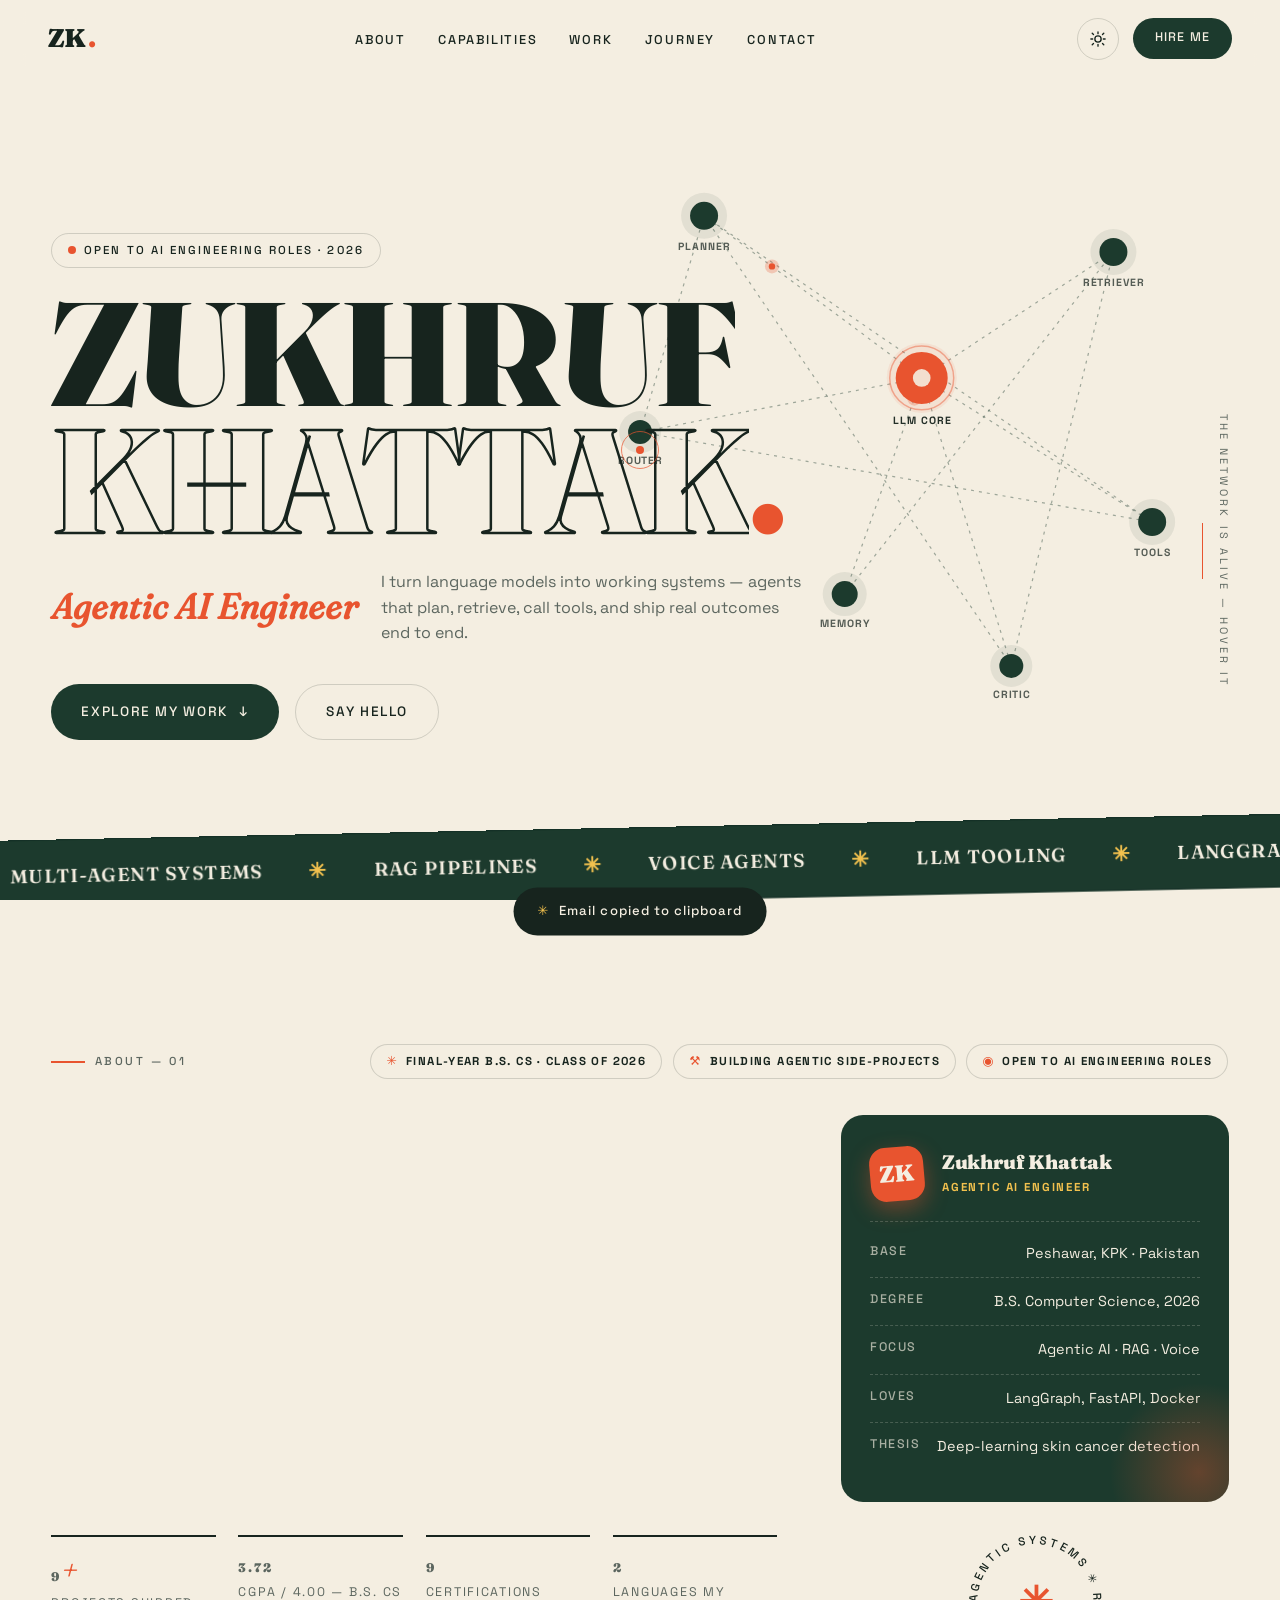
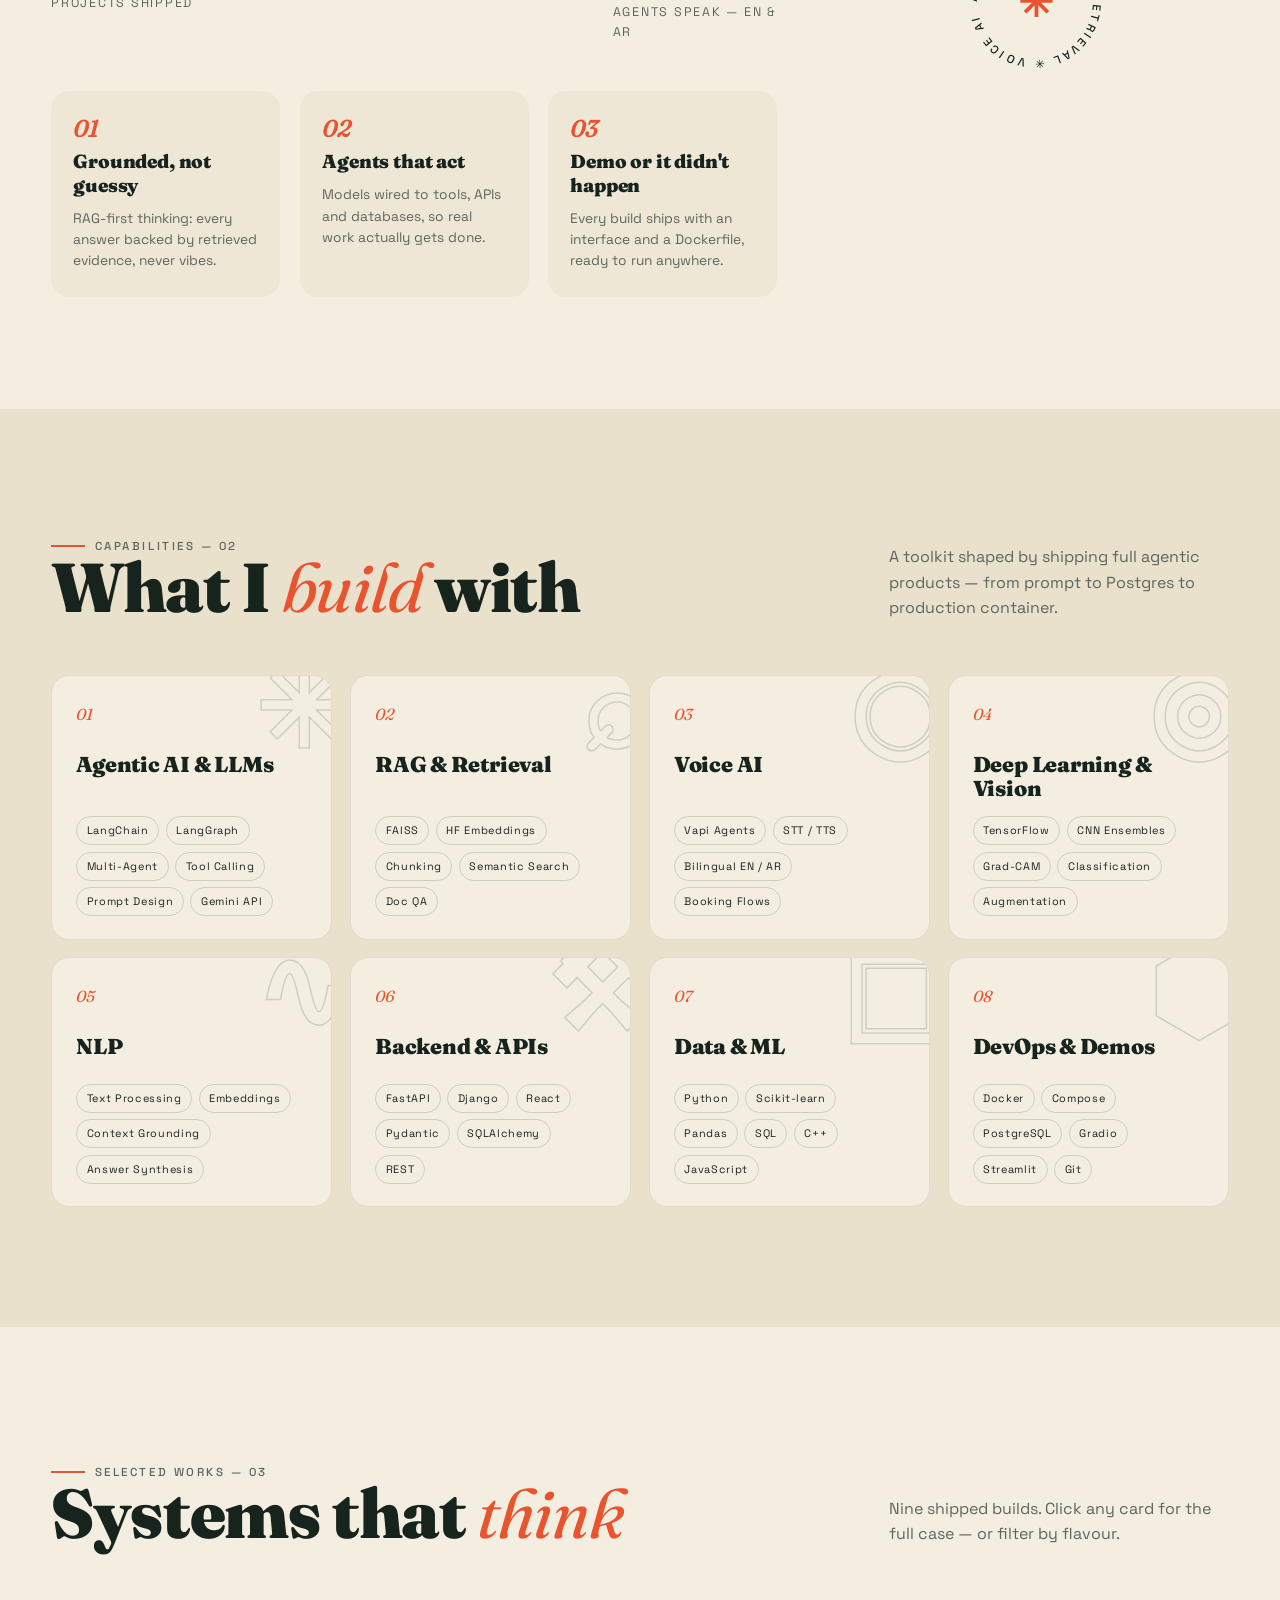
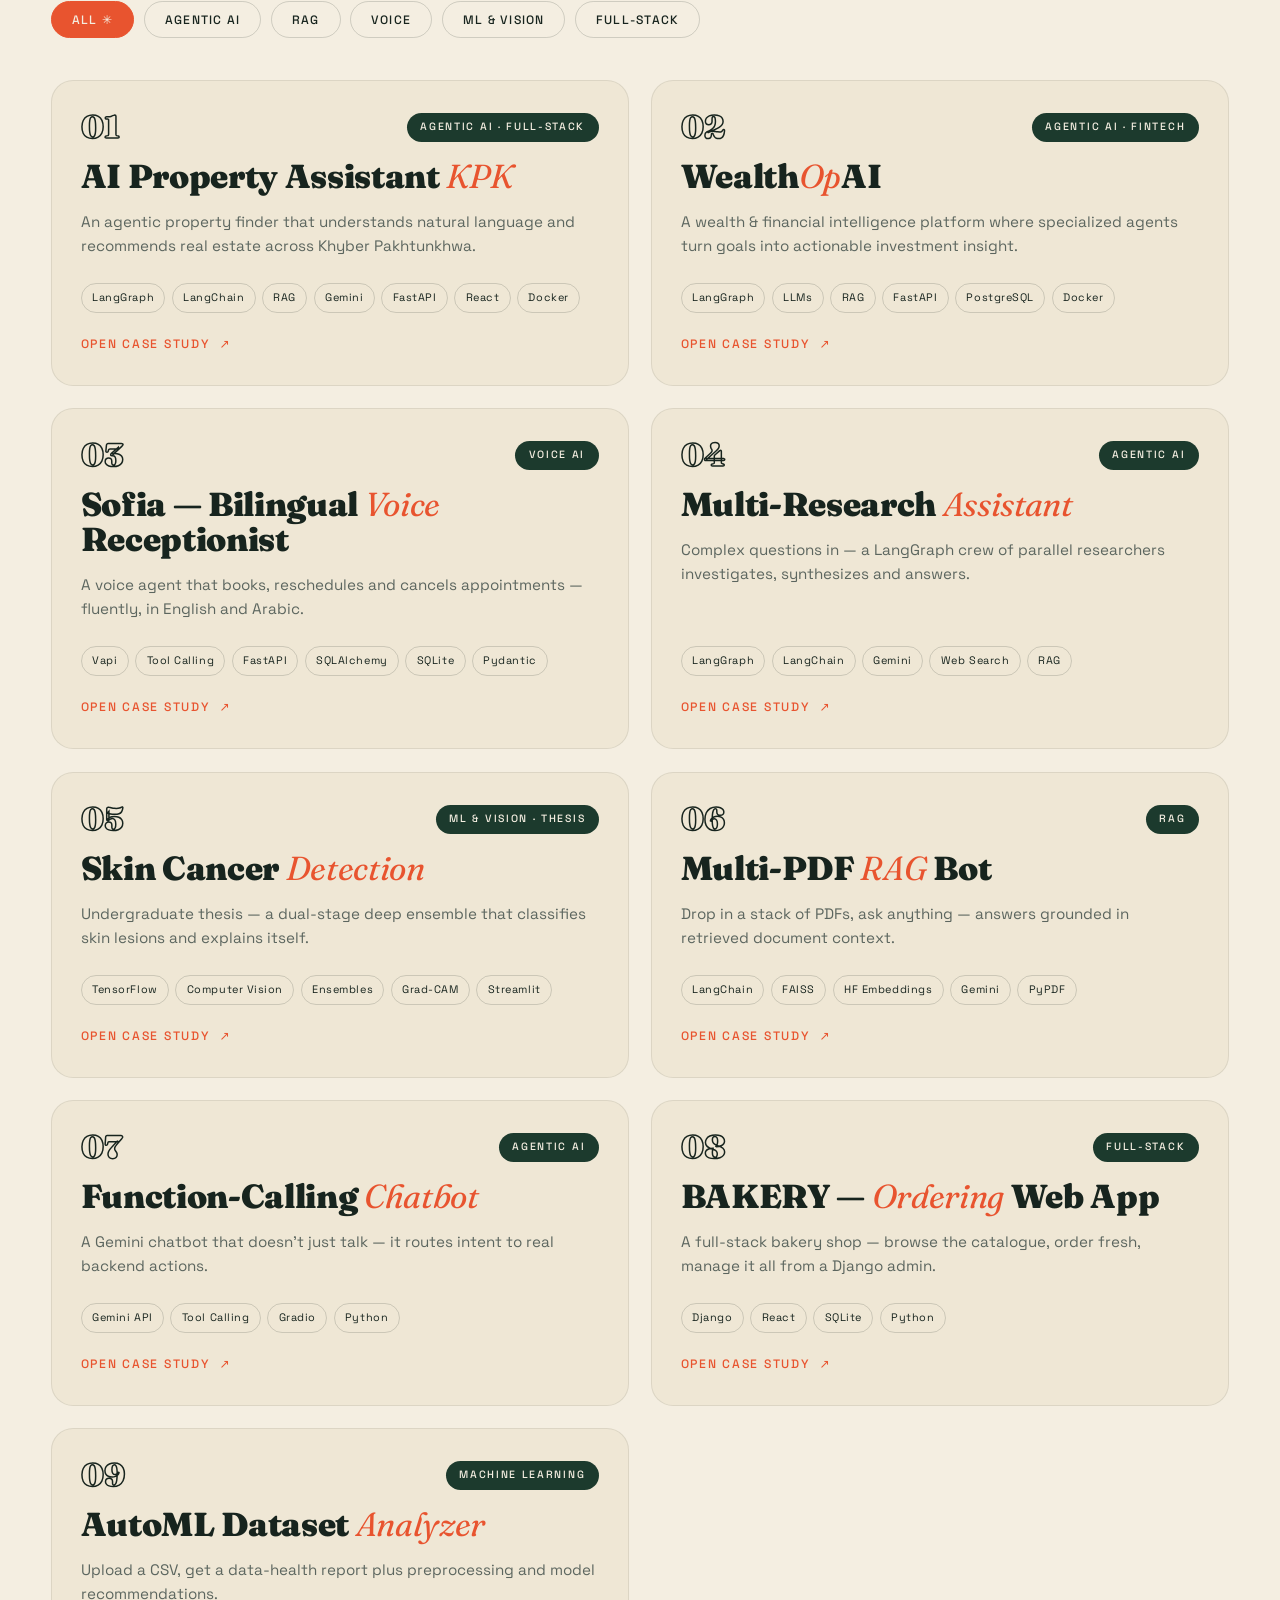
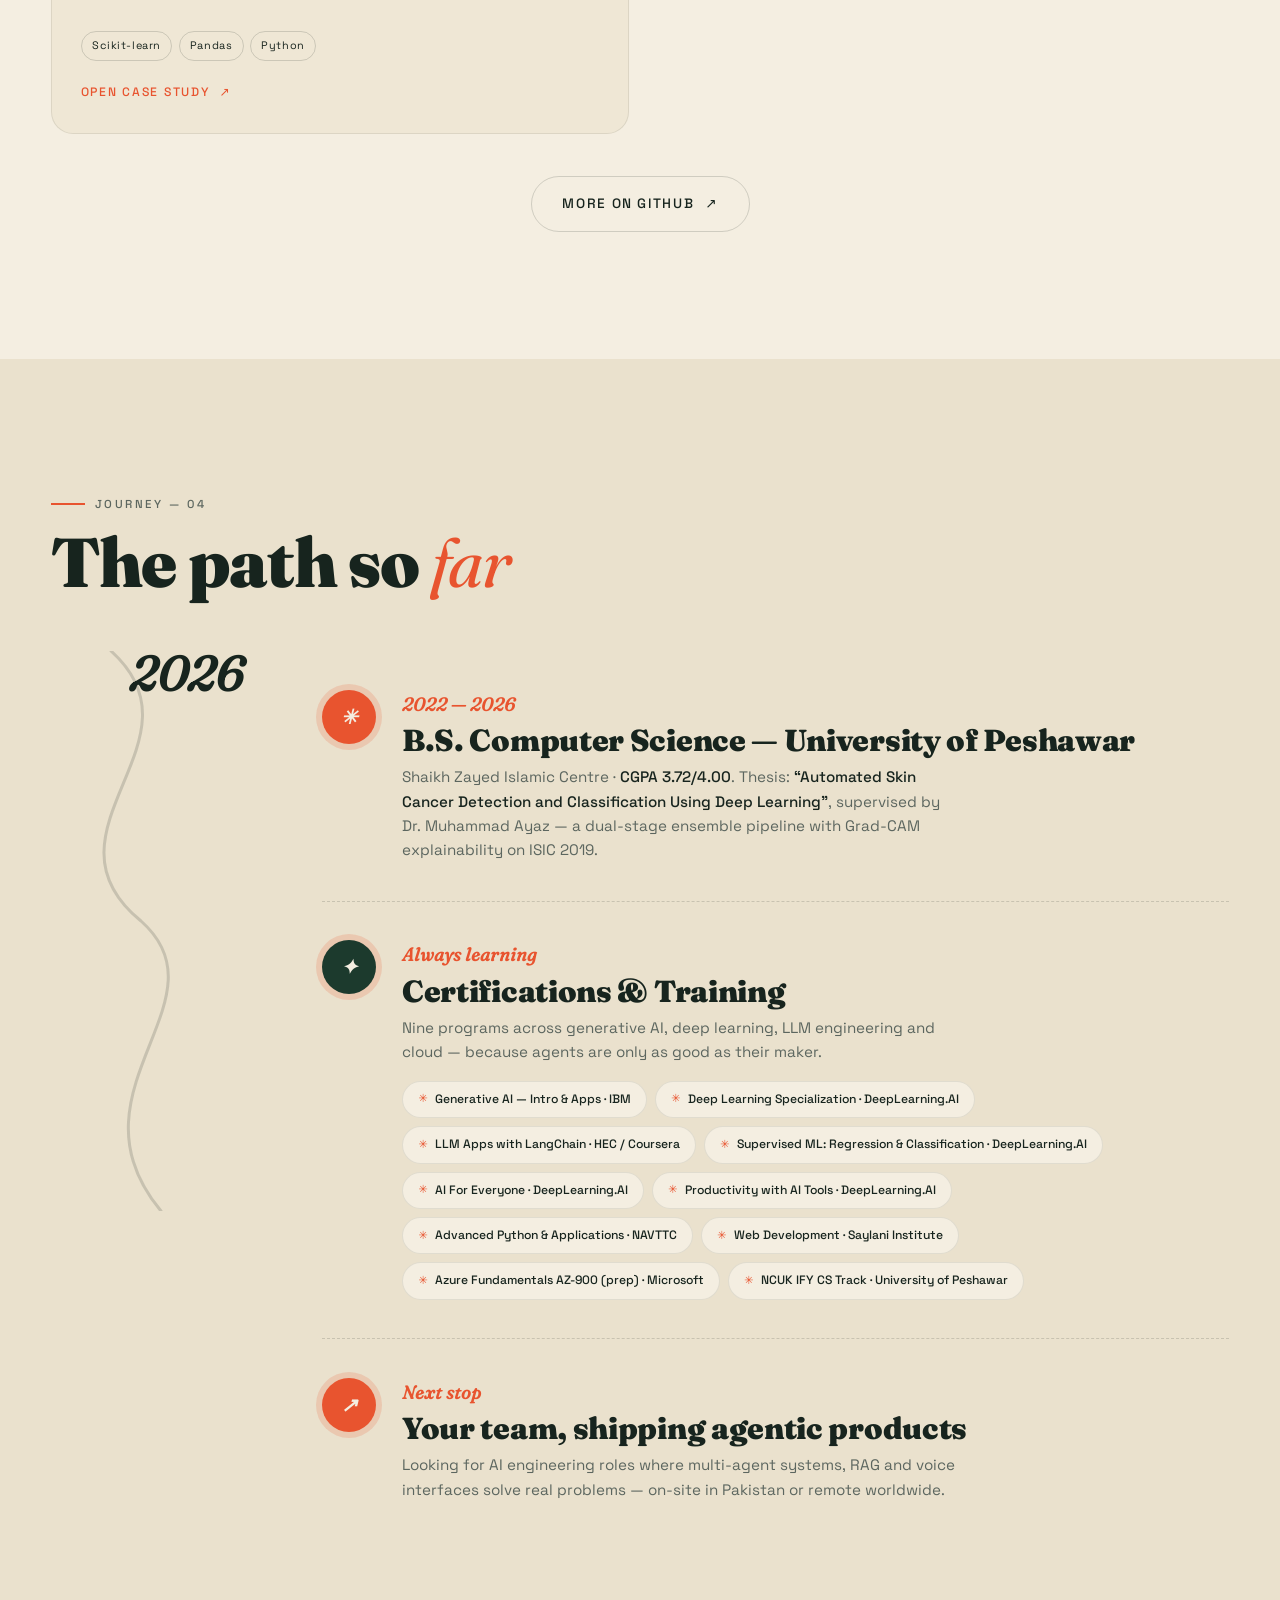
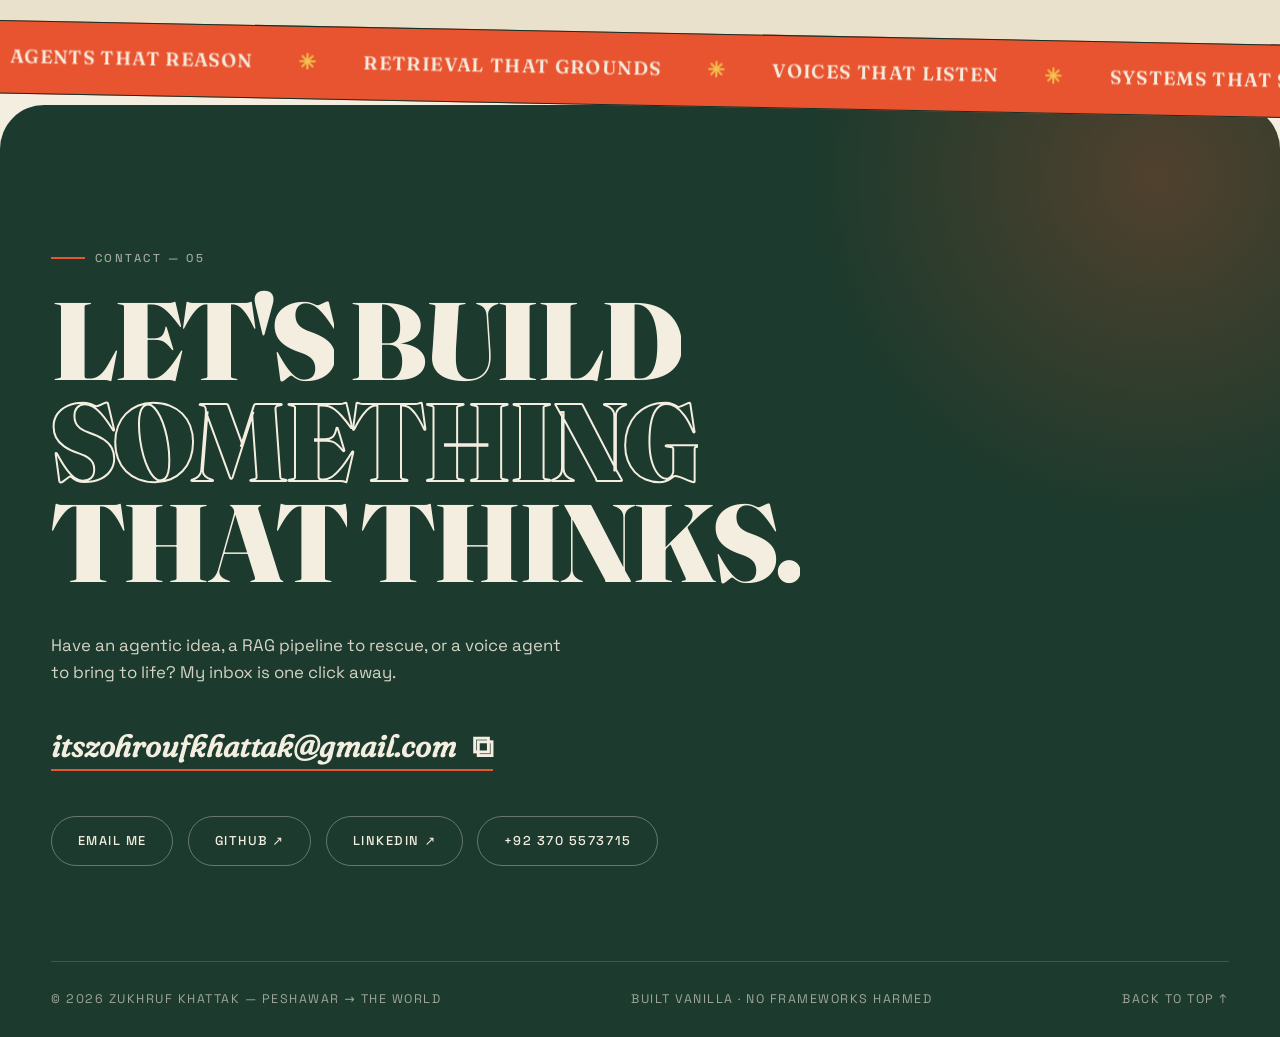
<file: index.html>
<!DOCTYPE html>
<html lang="en">
<head>
<meta charset="UTF-8">
<meta name="viewport" content="width=device-width, initial-scale=1.0">
<title>Zukhruf Khattak — Agentic AI Engineer</title>
<meta name="description" content="Portfolio of Zukhruf Khattak — Agentic AI Engineer building multi-agent systems, RAG pipelines and voice agents.">
<link rel="icon" href="data:image/svg+xml,%3Csvg xmlns='http://www.w3.org/2000/svg' viewBox='0 0 64 64'%3E%3Crect width='64' height='64' rx='14' fill='%23E8542F'/%3E%3Ctext x='32' y='45' font-family='Georgia,serif' font-weight='bold' font-size='36' fill='%23F4EEE1' text-anchor='middle'%3EZ%3C/text%3E%3C/svg%3E">
<link rel="stylesheet" href="css/style.css">

</head>
<body>

<!-- PRELOADER -->
<div class="loader" id="loader" aria-hidden="true">
  <div class="l-num"><span id="loadNum">0</span><i>%</i></div>
  <div class="l-bar"><i id="loadBar"></i></div>
  <div class="l-tag">Zukhruf Khattak — Portfolio 2026</div>
</div>

<!-- CURSOR -->
<div class="cursor-dot" id="cDot"></div>
<div class="cursor-ring" id="cRing"></div>

<!-- SCROLL PROGRESS -->
<div class="progress" id="progress"></div>

<!-- PAGE WIPE -->
<div class="wipe" id="wipe" aria-hidden="true">
  <div class="w-col c1"></div>
  <div class="w-col c2"></div>
  <div class="w-col c3"><span class="w-word" id="wipeWord">Work</span></div>
</div>

<!-- NAV -->
<header class="nav" id="nav">
  <a href="#top" class="logo" data-wipe-link data-word="Home">ZK<b>.</b></a>
  <nav>
    <ul class="nav-links">
      <li><a href="#about" data-wipe-link data-word="About">About</a></li>
      <li><a href="#capabilities" data-wipe-link data-word="Skills">Capabilities</a></li>
      <li><a href="#work" data-wipe-link data-word="Work">Work</a></li>
      <li><a href="#journey" data-wipe-link data-word="Path">Journey</a></li>
      <li><a href="#contact" data-wipe-link data-word="Hello">Contact</a></li>
    </ul>
  </nav>
  <div class="nav-cta">
    <button class="theme-btn" id="themeBtn" data-mag aria-label="Toggle day / dusk theme">
      <svg class="sun" viewBox="0 0 24 24"><circle cx="12" cy="12" r="4.2"/><path d="M12 2.5v2.4M12 19.1v2.4M4.3 4.3l1.7 1.7M18 18l1.7 1.7M2.5 12h2.4M19.1 12h2.4M4.3 19.7L6 18M18 6l1.7-1.7"/></svg>
      <svg class="moon" viewBox="0 0 24 24"><path d="M20.4 14.2A8.4 8.4 0 1 1 9.8 3.6a6.8 6.8 0 0 0 10.6 10.6Z"/></svg>
    </button>
    <a class="hire" href="#contact" data-wipe-link data-word="Hello" data-mag>Hire me</a>
    <button class="burger" id="burger" aria-label="Open menu"><span></span><span></span><span></span></button>
  </div>
</header>

<!-- MOBILE MENU -->
<nav class="menu" id="menu" aria-hidden="true">
  <a href="#about" data-wipe-link data-word="About"><i>01</i>Ab<em>out</em></a>
  <a href="#capabilities" data-wipe-link data-word="Skills"><i>02</i>Capab<em>ilities</em></a>
  <a href="#work" data-wipe-link data-word="Work"><i>03</i>W<em>ork</em></a>
  <a href="#journey" data-wipe-link data-word="Path"><i>04</i>Jour<em>ney</em></a>
  <a href="#contact" data-wipe-link data-word="Hello"><i>05</i>Cont<em>act</em></a>
  <div class="menu-foot"><span>Peshawar, PK</span><span>itszohroufkhattak@gmail.com</span></div>
</nav>

<main id="top">

  <!-- HERO -->
  <section class="hero">
    <div class="net-wrap">
      <canvas id="net" aria-hidden="true"></canvas>
      <div class="net-tip" id="netTip"><b></b><span></span></div>
    </div>
    <div class="hero-hint">the network is alive — hover it</div>
    <div class="wrap hero-inner">
      <div class="hero-eyebrow">
        <span class="dot-live"><i></i>Open to AI Engineering roles · 2026</span>
      </div>
      <h1 id="heroName">
        <span class="ln">Zukhruf</span><br>
        <span class="ln outline">Khattak</span><span class="t-dot">.</span>
      </h1>
      <div class="hero-role">
        <span class="role rv" style="--d:.55s">Agentic AI Engineer</span>
        <p class="blurb rv" style="--d:.7s">I turn language models into working systems — agents that plan, retrieve, call tools, and ship real outcomes end to end.</p>
      </div>
      <div class="hero-btns">
        <a class="btn solid rv" style="--d:.85s" href="#work" data-wipe-link data-word="Work" data-mag>Explore my work <span class="arr">↓</span></a>
        <a class="btn ghost rv" style="--d:1s" href="#contact" data-wipe-link data-word="Hello" data-mag>Say hello</a>
      </div>
    </div>
    <div class="marquee" aria-hidden="true">
      <div class="mq-track" id="mq1"></div>
    </div>
  </section>

  <!-- ABOUT -->
  <section class="about" id="about">
    <div class="wrap">
      <div class="about-top rv">
        <p class="eyebrow">About — 01</p>
        <div class="status-strip">
          <span class="status-pill"><i>✳</i> Final-year B.S. CS · Class of 2026</span>
          <span class="status-pill"><i>⚒</i> Building agentic side-projects</span>
          <span class="status-pill"><i>◉</i> Open to AI engineering roles</span>
        </div>
      </div>
      <div class="about-grid" style="margin-top:2.2rem">
        <div>
          <p class="about-lede rv rv-clip">
            I'm Zukhruf — an AI engineer from <mark>Peshawar</mark> who builds <em>agentic systems</em> that don't just chat:
            they <mark>reason over tools</mark>, ground themselves in <em>retrieval</em>, speak two languages,
            and run in <em>Docker</em> by the time you're done reading this.
          </p>
          <div class="stats">
            <div class="stat rv" style="--d:.1s"><b><span data-count="9">0</span><i>+</i></b><span>Projects shipped</span></div>
            <div class="stat rv" style="--d:.2s"><b><span data-count="3.72" data-dec="2">0</span></b><span>CGPA / 4.00 — B.S. CS</span></div>
            <div class="stat rv" style="--d:.3s"><b><span data-count="9">0</span></b><span>Certifications</span></div>
            <div class="stat rv" style="--d:.4s"><b><span data-count="2">0</span></b><span>Languages my agents speak — EN & AR</span></div>
          </div>
          <div class="pr-grid">
            <div class="pr-card rv" style="--d:.15s">
              <span class="pr-num">01</span>
              <h3 class="pr-title">Grounded, not guessy</h3>
              <p class="pr-desc">RAG-first thinking: every answer backed by retrieved evidence, never vibes.</p>
            </div>
            <div class="pr-card rv" style="--d:.25s">
              <span class="pr-num">02</span>
              <h3 class="pr-title">Agents that act</h3>
              <p class="pr-desc">Models wired to tools, APIs and databases, so real work actually gets done.</p>
            </div>
            <div class="pr-card rv" style="--d:.35s">
              <span class="pr-num">03</span>
              <h3 class="pr-title">Demo or it didn't happen</h3>
              <p class="pr-desc">Every build ships with an interface and a Dockerfile, ready to run anywhere.</p>
            </div>
          </div>
        </div>
        <aside class="about-side">
          <div class="fact-card rv" style="--d:.2s">
            <div class="id-badge-row">
              <div class="id-badge">ZK</div>
              <div class="id-meta">
                <span class="id-name">Zukhruf Khattak</span>
                <span class="id-role">Agentic AI Engineer</span>
              </div>
            </div>
            <div class="fact"><b>Base</b><span>Peshawar, KPK · Pakistan</span></div>
            <div class="fact"><b>Degree</b><span>B.S. Computer Science, 2026</span></div>
            <div class="fact"><b>Focus</b><span>Agentic AI · RAG · Voice</span></div>
            <div class="fact"><b>Loves</b><span>LangGraph, FastAPI, Docker</span></div>
            <div class="fact"><b>Thesis</b><span>Deep-learning skin cancer detection</span></div>
          </div>
          <div class="stamp rv" style="--d:.35s" aria-hidden="true">
            <svg viewBox="0 0 150 150">
              <defs><path id="circ" d="M75,75 m-58,0 a58,58 0 1,1 116,0 a58,58 0 1,1 -116,0"/></defs>
              <text><textPath href="#circ">AGENTIC SYSTEMS ✳ RETRIEVAL ✳ VOICE AI ✳ SHIPPING ✳</textPath></text>
            </svg>
            <span class="core">✳</span>
          </div>
        </aside>
      </div>
    </div>
  </section>

  <!-- CAPABILITIES -->
  <section class="caps" id="capabilities">
    <div class="wrap">
      <div class="sec-head">
        <div>
          <p class="eyebrow rv">Capabilities — 02</p>
          <h2 class="sec-title rv" style="--d:.1s">What I <em>build</em> with</h2>
        </div>
        <p class="rv" style="--d:.2s;max-width:340px;color:var(--mut)">A toolkit shaped by shipping full agentic products — from prompt to Postgres to production container.</p>
      </div>
      <div class="caps-grid" id="capsGrid"></div>
    </div>
  </section>

  <!-- WORK -->
  <section class="work" id="work">
    <div class="wrap">
      <div class="sec-head">
        <div>
          <p class="eyebrow rv">Selected works — 03</p>
          <h2 class="sec-title rv" style="--d:.1s">Systems that <em>think</em></h2>
        </div>
        <p class="rv" style="--d:.2s;max-width:340px;color:var(--mut)">Nine shipped builds. Click any card for the full case — or filter by flavour.</p>
      </div>
      <div class="filters rv" id="filters"></div>
      <div class="work-grid" id="workGrid"></div>
      <div class="work-more rv">
        <a class="btn ghost" data-mag href="https://github.com/Zukhruf-khattak" target="_blank" rel="noopener">More on GitHub <span class="arr">↗</span></a>
      </div>
    </div>
  </section>

  <!-- JOURNEY -->
  <section class="journey" id="journey">
    <div class="wrap">
      <p class="eyebrow rv">Journey — 04</p>
      <h2 class="sec-title rv" style="--d:.1s;margin:1rem 0 3.5rem">The path so <em>far</em></h2>
      <div class="j-grid">
        <div class="spine-wrap" aria-hidden="true">
          <svg class="spine" viewBox="0 0 220 560" fill="none">
            <path class="base" d="M60 0 C 160 90, -20 180, 90 270 C 180 350, 10 440, 110 560" />
            <path class="draw" id="spinePath" d="M60 0 C 160 90, -20 180, 90 270 C 180 350, 10 440, 110 560" pathLength="100" stroke-dasharray="100" stroke-dashoffset="100"/>
            <text x="78" y="40" font-size="48">2026</text>
          </svg>
        </div>
        <div>
          <div class="milestone rv">
            <span class="mile-dot">✳</span>
            <div>
              <div class="m-year">2022 — 2026</div>
              <h3>B.S. Computer Science — University of Peshawar</h3>
              <p>Shaikh Zayed Islamic Centre · <b>CGPA 3.72/4.00</b>. Thesis: <b>“Automated Skin Cancer Detection and Classification Using Deep Learning”</b>, supervised by Dr. Muhammad Ayaz — a dual-stage ensemble pipeline with Grad-CAM explainability on ISIC 2019.</p>
            </div>
          </div>
          <div class="milestone rv">
            <span class="mile-dot grn">✦</span>
            <div>
              <div class="m-year">Always learning</div>
              <h3>Certifications & Training</h3>
              <p>Nine programs across generative AI, deep learning, LLM engineering and cloud — because agents are only as good as their maker.</p>
              <div class="certs" id="certs"></div>
            </div>
          </div>
          <div class="milestone rv" style="border-bottom:none">
            <span class="mile-dot">↗</span>
            <div>
              <div class="m-year">Next stop</div>
              <h3>Your team, shipping agentic products</h3>
              <p>Looking for AI engineering roles where multi-agent systems, RAG and voice interfaces solve real problems — on-site in Pakistan or remote worldwide.</p>
            </div>
          </div>
        </div>
      </div>
    </div>
  </section>

  <div class="marquee mq-tang" aria-hidden="true">
    <div class="mq-track" id="mq2"></div>
  </div>

  <!-- CONTACT -->
  <section class="contact" id="contact">
    <div class="glow"></div>
    <div class="wrap">
      <p class="eyebrow rv" style="color:rgba(244,238,225,.6)">Contact — 05</p>
      <h2 class="rv" style="--d:.1s">
        <span class="ln">Let's build</span><br>
        <span class="ln outline">something</span><br>
        <span class="ln">that <em>thinks.</em></span>
      </h2>
      <p class="c-lede rv" style="--d:.2s">Have an agentic idea, a RAG pipeline to rescue, or a voice agent to bring to life? My inbox is one click away.</p>
      <button class="mail-link rv" style="--d:.3s" id="copyMail" data-mag>itszohroufkhattak@gmail.com <span style="font-style:normal">⧉</span></button>
      <div class="c-links">
        <a class="c-pill rv" style="--d:.35s" data-mag href="mailto:itszohroufkhattak@gmail.com">Email me</a>
        <a class="c-pill rv" style="--d:.4s" data-mag href="https://github.com/Zukhruf-khattak" target="_blank" rel="noopener">GitHub ↗</a>
        <a class="c-pill rv" style="--d:.45s" data-mag href="https://linkedin.com/in/zukhruf-khattak-789608243" target="_blank" rel="noopener">LinkedIn ↗</a>
        <a class="c-pill rv" style="--d:.5s" data-mag href="tel:+923705573715">+92 370 5573715</a>
      </div>
      <div class="footer-bar">
        <span>© <span id="year">2026</span> Zukhruf Khattak — Peshawar → the world</span>
        <span>Built vanilla · no frameworks harmed</span>
        <a href="#top" class="to-top" data-wipe-link data-word="Top">Back to top ↑</a>
      </div>
    </div>
  </section>

</main>

<!-- PROJECT MODAL -->
<div class="modal" id="modal" aria-hidden="true" role="dialog" aria-modal="true">
  <div class="modal-bg" id="modalBg"></div>
  <div class="modal-card">
    <button class="m-close" id="modalClose" aria-label="Close project details">✕</button>
    <span class="m-cat" id="mCat"></span>
    <h3 id="mTitle"></h3>
    <p id="mBlurb" style="opacity:.85"></p>
    <ul id="mPoints"></ul>
    <div class="m-tags" id="mTags"></div>
  </div>
</div>

<!-- TOAST -->
<div class="toast" id="toast"><i>✳</i><span>Email copied to clipboard</span></div>

<script src="js/main.js" defer></script>

</body>
</html>
</file>
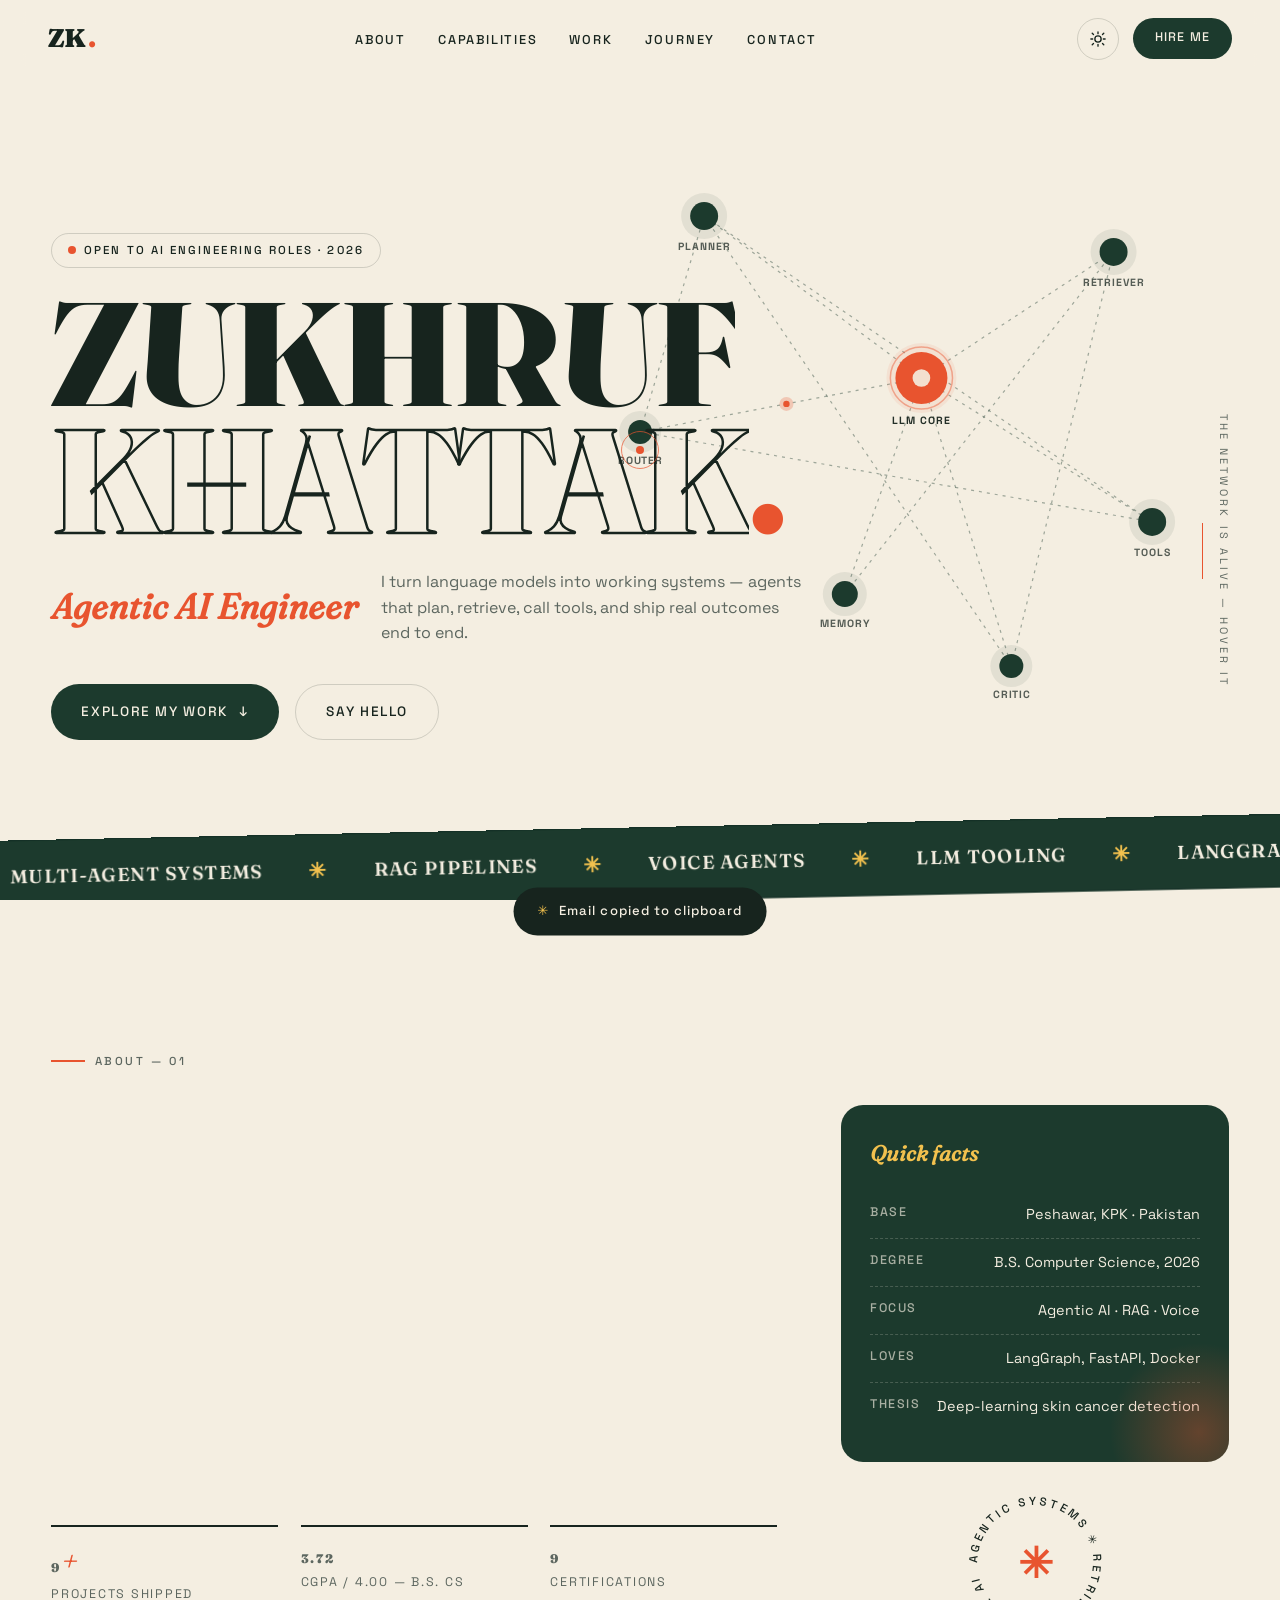
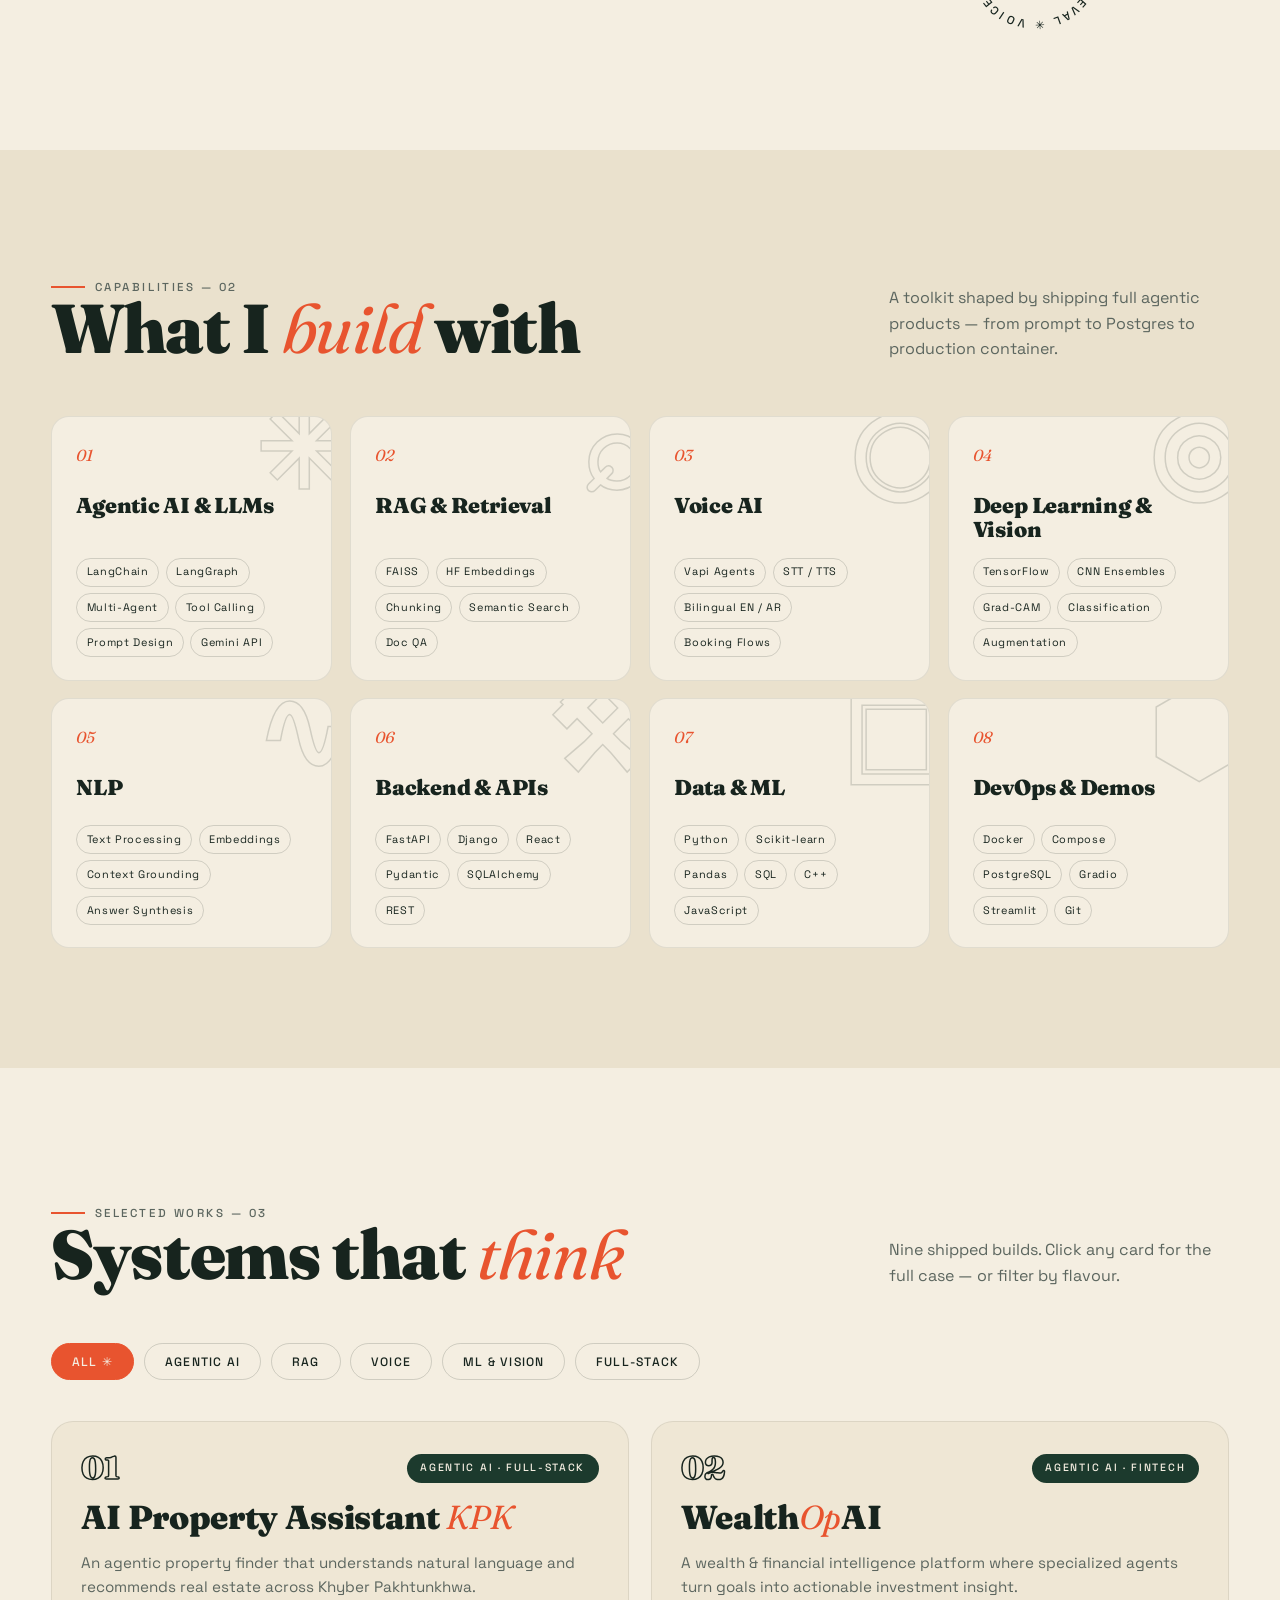
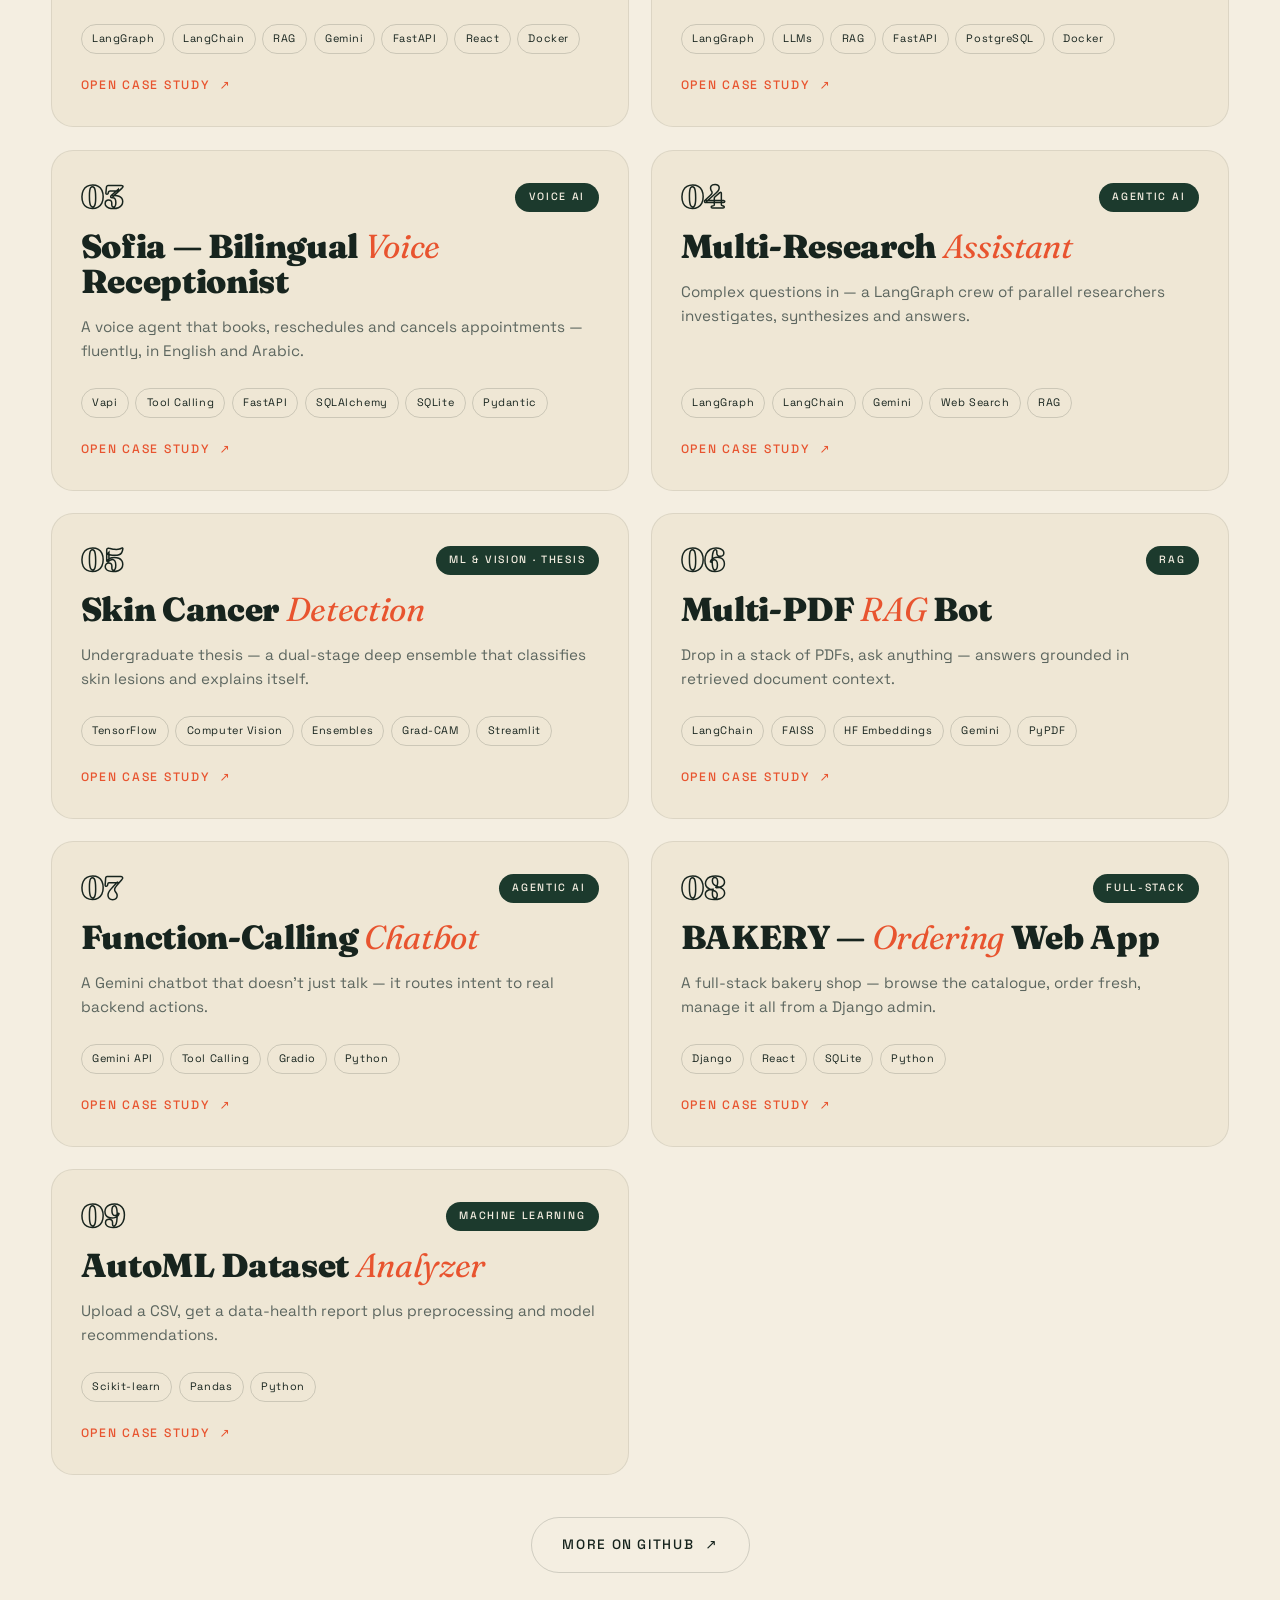
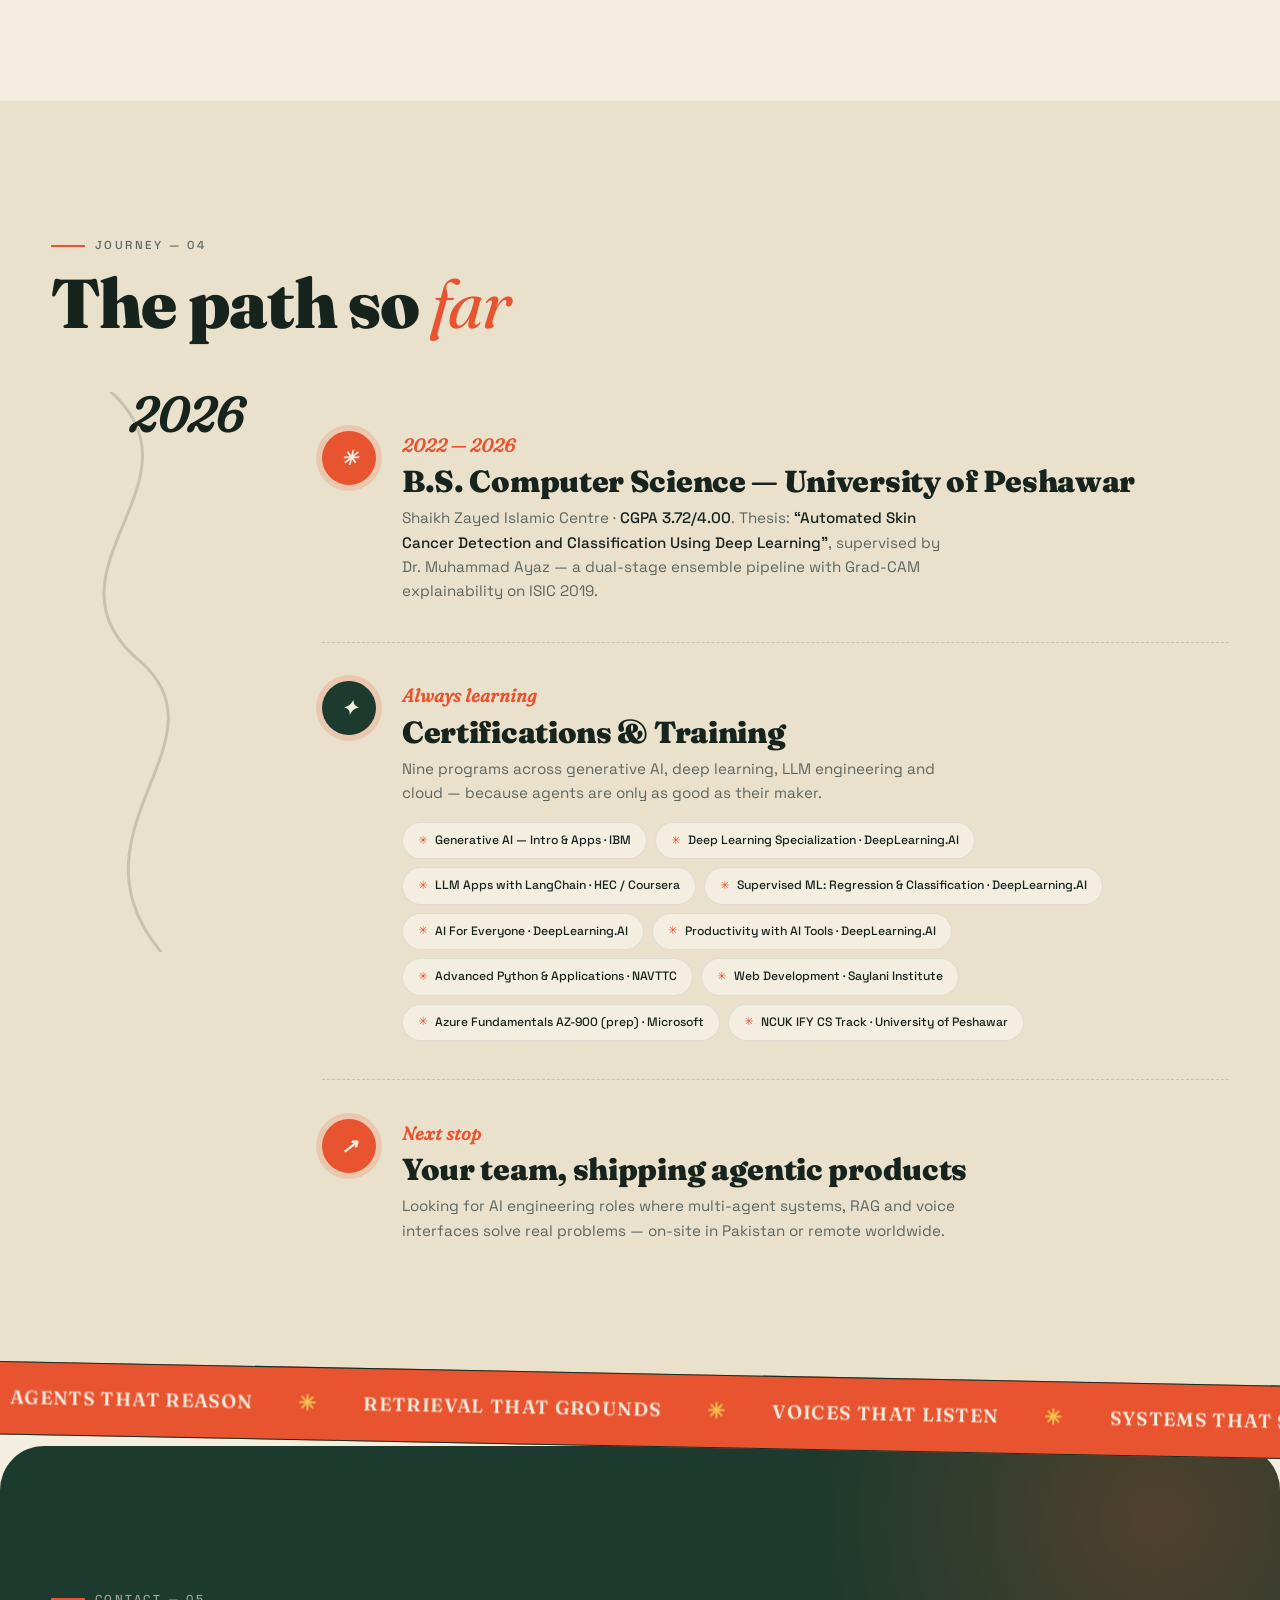
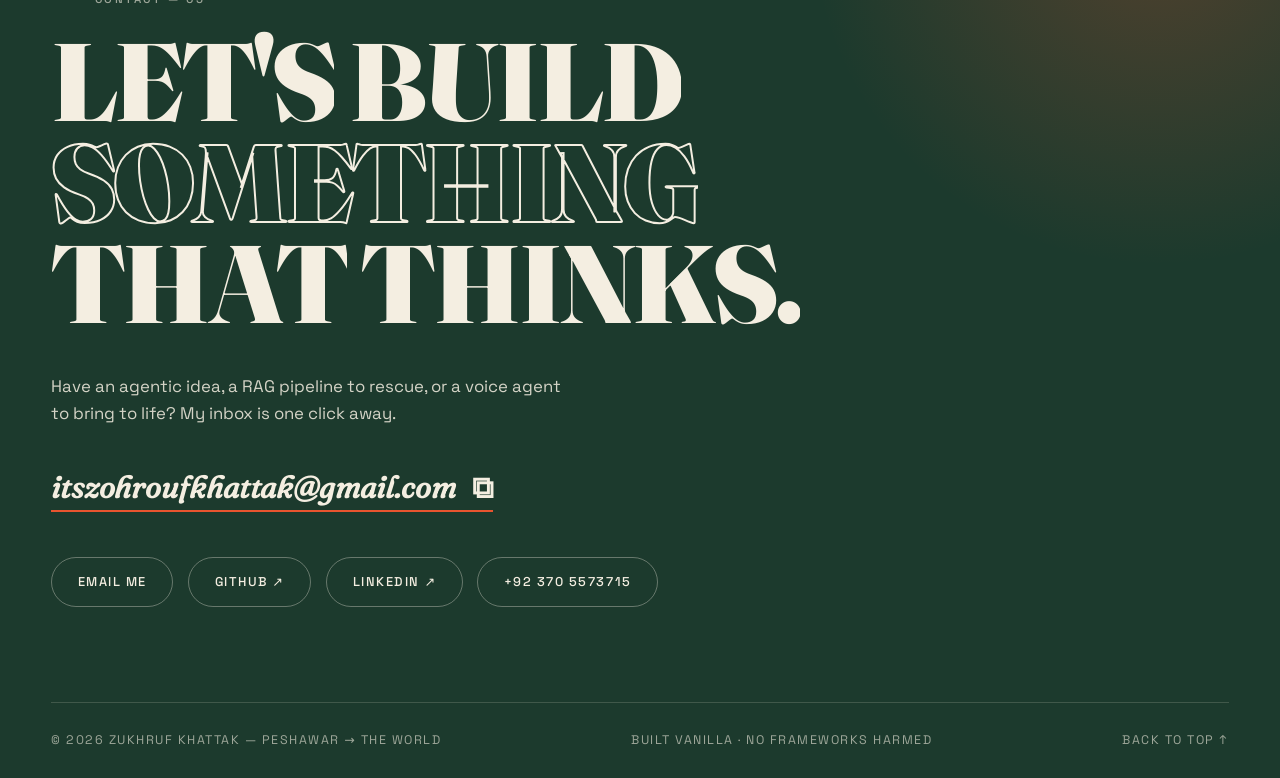
<file: portfolio-single.html>
<!DOCTYPE html>
<html lang="en">
<head>
<meta charset="UTF-8">
<meta name="viewport" content="width=device-width, initial-scale=1.0">
<title>Zukhruf Khattak — Agentic AI Engineer</title>
<meta name="description" content="Portfolio of Zukhruf Khattak — Agentic AI Engineer building multi-agent systems, RAG pipelines and voice agents.">
<link rel="icon" href="data:image/svg+xml,%3Csvg xmlns='http://www.w3.org/2000/svg' viewBox='0 0 64 64'%3E%3Crect width='64' height='64' rx='14' fill='%23E8542F'/%3E%3Ctext x='32' y='45' font-family='Georgia,serif' font-weight='bold' font-size='36' fill='%23F4EEE1' text-anchor='middle'%3EZ%3C/text%3E%3C/svg%3E">
<style>
@font-face {
  font-family: 'Fraunces';
  font-style: italic;
  font-weight: 400;
  font-display: swap;
  src: url([data-uri]) format('woff2');
}
@font-face {
  font-family: 'Fraunces';
  font-style: normal;
  font-weight: 600;
  font-display: swap;
  src: url([data-uri]) format('woff2');
}
@font-face {
  font-family: 'Fraunces';
  font-style: normal;
  font-weight: 900;
  font-display: swap;
  src: url([data-uri]) format('woff2');
}
@font-face {
  font-family: 'Space Grotesk';
  font-style: normal;
  font-weight: 400;
  font-display: swap;
  src: url([data-uri]) format('woff2');
}
@font-face {
  font-family: 'Space Grotesk';
  font-style: normal;
  font-weight: 500;
  font-display: swap;
  src: url([data-uri]) format('woff2');
}
@font-face {
  font-family: 'Space Grotesk';
  font-style: normal;
  font-weight: 700;
  font-display: swap;
  src: url([data-uri]) format('woff2');
}

/* ============================================================
   0. TOKENS
============================================================ */
:root{
  --bg:        #F4EEE1;
  --bg-2:      #EAE1CD;
  --card:      #EFE7D5;
  --fg:        #17241E;
  --mut:       #5C665F;
  --pine:      #1C3A2D;
  --pine-deep: #143026;
  --tang:      #E8542F;
  --tang-dk:   #C2401F;
  --butter:    #F2C14E;
  --cream:     #F4EEE1;
  --line:      rgba(23,36,30,.16);
  --linelt:    rgba(23,36,30,.09);
  --font-d:    'Fraunces', Georgia, 'Times New Roman', serif;
  --font-s:    'Space Grotesk', system-ui, -apple-system, sans-serif;
  --ease:      cubic-bezier(.22,1,.36,1);
  --ease-io:   cubic-bezier(.76,0,.24,1);
}
html.dusk{
  --bg:        #0E1A13;
  --bg-2:      #12211A;
  --card:      #152720;
  --fg:        #F2EAD9;
  --mut:       #97A49A;
  --line:      rgba(242,234,217,.18);
  --linelt:    rgba(242,234,217,.08);
}

/* ============================================================
   1. BASE
============================================================ */
*,*::before,*::after{margin:0;padding:0;box-sizing:border-box}
html{scroll-behavior:smooth}
body{
  background:var(--bg);
  color:var(--fg);
  font-family:var(--font-s);
  font-size:16px;
  line-height:1.6;
  overflow-x:hidden;
  transition:background .5s ease, color .5s ease;
}
::selection{background:var(--tang);color:var(--cream)}
img{max-width:100%;display:block}
a{color:inherit;text-decoration:none}
button{font-family:inherit;cursor:pointer;border:none;background:none;color:inherit}
section{scroll-margin-top:84px}
.wrap{width:min(1240px,92vw);margin:0 auto}
.eyebrow{
  display:inline-flex;align-items:center;gap:.6rem;
  font-size:.72rem;font-weight:500;letter-spacing:.22em;text-transform:uppercase;color:var(--mut);
}
.eyebrow::before{content:'';width:34px;height:2px;background:var(--tang)}
.sec-head{display:flex;align-items:flex-end;justify-content:space-between;gap:2rem;margin-bottom:3.4rem;flex-wrap:wrap}
.sec-title{font-family:var(--font-d);font-weight:900;font-size:clamp(2.4rem,5.4vw,4.4rem);line-height:.95;letter-spacing:-.02em}
.sec-title em{font-style:italic;font-weight:400;color:var(--tang)}
.sr{position:absolute;width:1px;height:1px;overflow:hidden;clip:rect(0 0 0 0)}

/* reveal system ------------------------------------------- */
.rv{opacity:0;transform:translateY(42px);transition:opacity .9s var(--ease),transform .9s var(--ease);transition-delay:var(--d,0s)}
.rv.in{opacity:1;transform:none}
.rv-clip{clip-path:inset(0 0 100% 0);transform:none;transition:clip-path 1s var(--ease),opacity .7s ease;transition-delay:var(--d,0s)}
.rv-clip.in{clip-path:inset(0 0 0% 0)}

/* word split ---------------------------------------------- */
.w{display:inline-block;overflow:hidden;vertical-align:bottom;padding-bottom:.08em;margin-bottom:-.08em}
.w>span{display:inline-block;transform:translateY(112%);transition:transform 1s var(--ease);transition-delay:var(--d,0s)}
.split-in .w>span{transform:none}

/* ============================================================
   2. CURSOR
============================================================ */
.cursor-dot,.cursor-ring{position:fixed;top:0;left:0;pointer-events:none;z-index:300;border-radius:50%;will-change:transform}
.cursor-dot{width:8px;height:8px;background:var(--tang);transition:background .3s}
.cursor-ring{
  width:38px;height:38px;border:1.5px solid var(--tang);
  opacity:.7;
  transition:width .3s var(--ease),height .3s var(--ease),opacity .3s,border-color .3s;
}
.cursor-ring.big{width:64px;height:64px;opacity:1;border-color:var(--butter)}
@media (hover:none),(pointer:coarse){.cursor-dot,.cursor-ring{display:none}}

/* ============================================================
   3. PRELOADER
============================================================ */
.loader{
  position:fixed;inset:0;z-index:400;background:var(--pine);color:var(--cream);
  display:flex;align-items:center;justify-content:center;flex-direction:column;gap:1.2rem;
  transition:transform 1s var(--ease-io);
}
.loader.done{transform:translateY(-101%)}
.loader .l-num{font-family:var(--font-d);font-weight:900;font-size:clamp(5rem,14vw,10rem);line-height:1;font-variant-numeric:tabular-nums}
.loader .l-num i{font-style:italic;font-weight:400;color:var(--butter);font-size:.4em;vertical-align:super}
.loader .l-tag{letter-spacing:.3em;text-transform:uppercase;font-size:.72rem;opacity:.8}
.loader .l-bar{width:min(300px,60vw);height:2px;background:rgba(244,238,225,.2);overflow:hidden;border-radius:2px}
.loader .l-bar i{display:block;height:100%;width:0%;background:var(--tang)}

/* ============================================================
   4. NAV
============================================================ */
.nav{
  position:fixed;top:0;left:0;right:0;z-index:100;
  display:flex;align-items:center;justify-content:space-between;
  padding:1.1rem clamp(1.2rem,4vw,3rem);
  background:color-mix(in srgb, var(--bg) 82%, transparent);
  backdrop-filter:blur(12px);-webkit-backdrop-filter:blur(12px);
  border-bottom:1px solid transparent;
  transform:translateY(-110%);
  transition:transform .8s var(--ease) 1s, border-color .3s, background .5s;
}
.nav.on{transform:none}
.nav.scrolled{border-bottom-color:var(--linelt)}
.logo{font-family:var(--font-d);font-weight:900;font-size:1.6rem;letter-spacing:-.02em;display:flex;align-items:baseline;gap:.1rem}
.logo b{color:var(--tang)}
.nav-links{display:flex;gap:2rem;align-items:center;list-style:none}
.nav-links a{
  position:relative;font-size:.8rem;font-weight:500;letter-spacing:.14em;text-transform:uppercase;padding:.3rem 0;
}
.nav-links a::after{
  content:'';position:absolute;left:0;bottom:0;height:2px;width:100%;
  background:var(--tang);transform:scaleX(0);transform-origin:right;transition:transform .45s var(--ease);
}
.nav-links a:hover::after{transform:scaleX(1);transform-origin:left}
.nav-cta{display:flex;align-items:center;gap:.9rem}
.hire{
  display:inline-flex;align-items:center;gap:.5rem;
  padding:.65rem 1.35rem;border-radius:99px;background:var(--pine);color:var(--cream);
  font-size:.78rem;font-weight:500;letter-spacing:.1em;text-transform:uppercase;
  transition:background .3s;will-change:transform;
}
.hire:hover{background:var(--tang)}
.theme-btn{
  width:42px;height:42px;border-radius:50%;border:1px solid var(--line);
  display:grid;place-items:center;transition:border-color .3s,transform .3s;will-change:transform;overflow:hidden;position:relative;
}
.theme-btn:hover{border-color:var(--tang);transform:rotate(35deg)}
.theme-btn svg{width:18px;height:18px;stroke:var(--fg);fill:none;stroke-width:1.8;stroke-linecap:round;stroke-linejoin:round}
html.dusk .theme-btn .sun{display:none}
html:not(.dusk) .theme-btn .moon{display:none}
.burger{display:none;width:42px;height:42px;flex-direction:column;justify-content:center;align-items:center;gap:6px}
.burger span{width:24px;height:2px;background:var(--fg);transition:transform .4s var(--ease),opacity .3s}
.burger.x span:nth-child(1){transform:translateY(8px) rotate(45deg)}
.burger.x span:nth-child(2){opacity:0}
.burger.x span:nth-child(3){transform:translateY(-8px) rotate(-45deg)}

/* mobile menu --------------------------------------------- */
.menu{
  position:fixed;inset:0;z-index:90;background:var(--pine);color:var(--cream);
  display:flex;flex-direction:column;justify-content:center;padding:clamp(1.5rem,6vw,4rem);
  clip-path:circle(0% at calc(100% - 60px) 40px);
  transition:clip-path .8s var(--ease-io);
}
.menu.on{clip-path:circle(150% at calc(100% - 60px) 40px)}
.menu a{
  font-family:var(--font-d);font-weight:900;font-size:clamp(2.6rem,9vw,4.5rem);line-height:1.15;
  display:flex;align-items:baseline;gap:1rem;padding:.4rem 0;border-bottom:1px solid rgba(244,238,225,.12);
}
.menu a i{font-family:var(--font-s);font-style:normal;font-size:.85rem;font-weight:400;color:var(--butter);letter-spacing:.2em}
.menu a em{font-style:italic;font-weight:400;color:var(--tang)}
.menu-foot{margin-top:2.4rem;display:flex;gap:1.6rem;font-size:.82rem;letter-spacing:.14em;text-transform:uppercase;opacity:.75}

/* page wipe ------------------------------------------------ */
.wipe{position:fixed;inset:0;z-index:250;pointer-events:none;display:flex}
.wipe .w-col{position:absolute;inset:0;transform:translateX(102%);transition:transform .6s var(--ease-io)}
.wipe .w-col.c1{background:var(--butter);transition-delay:.06s}
.wipe .w-col.c2{background:var(--tang);transition-delay:.03s}
.wipe .w-col.c3{
  background:var(--pine);transition-delay:0s;
  display:grid;place-items:center;overflow:hidden;
}
.wipe .w-word{
  font-family:var(--font-d);font-weight:900;font-size:clamp(4rem,14vw,12rem);
  color:transparent;-webkit-text-stroke:2px rgba(244,238,225,.85);
  text-transform:uppercase;letter-spacing:-.02em;white-space:nowrap;
  opacity:0;transform:translateX(40px);transition:opacity .4s,transform .6s var(--ease);
}
.wipe.on .w-col{transform:translateX(0)}
.wipe.on .w-word{opacity:1;transform:none;transition-delay:.25s}
.wipe.off .w-col{transform:translateX(-102%)}
.wipe.off .w-word{opacity:0;transform:translateX(-40px);transition-delay:0s;transition-duration:.2s}
.wipe.nx .w-col,.wipe.nx .w-word{transition:none !important}

/* scroll progress ----------------------------------------- */
.progress{position:fixed;top:0;left:0;height:3px;width:0;background:var(--tang);z-index:160}

/* theme bloom --------------------------------------------- */
.bloom{position:fixed;z-index:280;border-radius:50%;pointer-events:none;transform:translate(-50%,-50%) scale(0)}

/* ============================================================
   5. HERO
============================================================ */
.hero{position:relative;min-height:100svh;display:flex;flex-direction:column;justify-content:flex-end;overflow:hidden}
.net-wrap{position:absolute;inset:0;z-index:0}
#net{width:100%;height:100%;display:block}
.net-tip{
  position:absolute;z-index:5;max-width:230px;pointer-events:none;
  background:var(--pine);color:var(--cream);border-radius:12px;padding:.8rem 1rem;
  opacity:0;transform:translateY(8px) scale(.96);transition:opacity .25s,transform .3s var(--ease);
  box-shadow:0 14px 40px rgba(20,48,38,.35);
}
.net-tip.show{opacity:1;transform:none}
.net-tip b{display:block;font-family:var(--font-d);font-size:1.05rem;margin-bottom:.15rem}
.net-tip span{font-size:.78rem;line-height:1.45;opacity:.85;display:block}
.hero-inner{position:relative;z-index:2;padding:8.5rem 0 5.5rem;pointer-events:none}
.hero-inner a,.hero-inner button{pointer-events:auto}
.hero-eyebrow{display:flex;align-items:center;gap:1rem;margin-bottom:1.4rem;flex-wrap:wrap}
.dot-live{
  display:inline-flex;align-items:center;gap:.5rem;padding:.45rem 1rem;border-radius:99px;
  border:1px solid var(--line);font-size:.72rem;font-weight:500;letter-spacing:.18em;text-transform:uppercase;
}
.dot-live i{width:8px;height:8px;border-radius:50%;background:var(--tang);animation:blink 1.6s infinite}
@keyframes blink{0%,100%{opacity:1}50%{opacity:.25}}
.hero h1{
  font-family:var(--font-d);font-weight:900;letter-spacing:-.025em;
  font-size:clamp(3.4rem,11.5vw,10.6rem);line-height:.86;text-transform:uppercase;
}
.hero h1 .outline{color:transparent;-webkit-text-stroke:2.5px var(--fg)}
.hero h1 .t-dot{color:var(--tang)}
.hero-role{
  margin-top:1.6rem;display:flex;align-items:center;gap:1.4rem;flex-wrap:wrap;
}
.hero-role .role{font-family:var(--font-d);font-style:italic;font-weight:600;font-size:clamp(1.4rem,3vw,2.2rem);color:var(--tang)}
.hero-role .blurb{max-width:430px;color:var(--mut);font-size:1rem}
.hero-btns{display:flex;gap:1rem;margin-top:2.4rem;flex-wrap:wrap}
.btn{
  display:inline-flex;align-items:center;gap:.7rem;padding:1rem 1.9rem;border-radius:99px;
  font-size:.85rem;font-weight:500;letter-spacing:.12em;text-transform:uppercase;will-change:transform;
  transition:background .35s,color .35s,border-color .35s;
}
.btn.solid{background:var(--pine);color:var(--cream)}
.btn.solid:hover{background:var(--tang)}
.btn.ghost{border:1.5px solid var(--line)}
.btn.ghost:hover{border-color:var(--tang);color:var(--tang)}
.btn .arr{transition:transform .35s var(--ease)}
.btn:hover .arr{transform:translateY(3px)}
.hero-hint{
  position:absolute;right:clamp(1rem,4vw,3rem);top:46%;z-index:2;
  display:flex;flex-direction:column;align-items:center;gap:.7rem;
  font-size:.68rem;letter-spacing:.28em;text-transform:uppercase;color:var(--mut);
  writing-mode:vertical-rl;
}
.hero-hint::after{content:'';width:1px;height:56px;background:var(--tang);animation:drip 2s var(--ease) infinite}
@keyframes drip{0%{transform:scaleY(0);transform-origin:top}45%{transform:scaleY(1);transform-origin:top}55%{transform:scaleY(1);transform-origin:bottom}100%{transform:scaleY(0);transform-origin:bottom}}

/* marquee -------------------------------------------------- */
.marquee{
  position:relative;z-index:3;background:var(--pine);color:var(--cream);
  overflow:hidden;padding:1.15rem 0;transform:rotate(-1.2deg) scale(1.02);
  border-top:1px solid var(--pine-deep);border-bottom:1px solid var(--pine-deep);
}
.mq-track{display:flex;width:max-content;animation:mq 30s linear infinite}
.marquee:hover .mq-track{animation-play-state:paused}
.mq-track span{
  font-family:var(--font-d);font-weight:600;font-size:1.15rem;letter-spacing:.06em;text-transform:uppercase;
  padding:0 1.4rem;white-space:nowrap;display:flex;align-items:center;gap:2.8rem;
}
.mq-track span i{font-style:normal;color:var(--butter);font-size:1.3rem}
@keyframes mq{to{transform:translateX(-50%)}}
.mq-tang{background:var(--tang);transform:rotate(1.1deg) scale(1.02);color:var(--cream);margin:-1.2rem 0 0}
.mq-tang .mq-track{animation-direction:reverse;animation-duration:36s}
.mq-tang i{color:var(--pine)}

/* ============================================================
   6. ABOUT
============================================================ */
.about{padding:9rem 0 7rem}
.about-grid{display:grid;grid-template-columns:1.5fr .8fr;gap:clamp(2rem,5vw,5rem);align-items:start}
.about-lede{
  font-family:var(--font-d);font-weight:600;letter-spacing:-.01em;
  font-size:clamp(1.55rem,3.2vw,2.55rem);line-height:1.28;
}
.about-lede em{font-style:italic;color:var(--tang)}
.about-lede mark{
  background:linear-gradient(transparent 55%, var(--butter) 55%, var(--butter) 92%, transparent 92%);
  color:inherit;padding:0 .12em;
}
.stats{display:grid;grid-template-columns:repeat(3,minmax(0,1fr));gap:1.4rem;margin-top:3.4rem}
.stat{border-top:2px solid var(--fg);padding-top:1.1rem}
.stat b{font-family:var(--font-d);font-weight:900;font-size:clamp(2.4rem,4.5vw,3.8rem);line-height:1;display:flex;align-items:baseline}
.stat b i{font-style:italic;font-weight:400;color:var(--tang);font-size:.55em}
.stat span{font-size:.78rem;letter-spacing:.14em;text-transform:uppercase;color:var(--mut);display:block;margin-top:.5rem}
.about-side{position:sticky;top:110px;display:flex;flex-direction:column;gap:1.6rem}
.fact-card{
  background:var(--pine);color:var(--cream);border-radius:22px;padding:2rem 1.8rem;
  position:relative;overflow:hidden;
}
.fact-card::after{
  content:'';position:absolute;width:180px;height:180px;border-radius:50%;
  background:radial-gradient(circle,var(--tang) 0%,transparent 70%);opacity:.35;
  right:-60px;bottom:-60px;pointer-events:none;
}
.fact-card h3{font-family:var(--font-d);font-style:italic;font-weight:600;font-size:1.35rem;margin-bottom:1.2rem;color:var(--butter)}
.fact{display:flex;justify-content:space-between;gap:1rem;padding:.75rem 0;border-bottom:1px dashed rgba(244,238,225,.2);font-size:.9rem}
.fact:last-child{border-bottom:none}
.fact b{font-weight:500;opacity:.65;font-size:.78rem;letter-spacing:.12em;text-transform:uppercase}
.fact span{text-align:right}
.stamp{width:150px;height:150px;align-self:center;position:relative}
.stamp svg{width:100%;height:100%;animation:spin 14s linear infinite}
@keyframes spin{to{transform:rotate(360deg)}}
.stamp .core{
  position:absolute;inset:0;display:grid;place-items:center;
  font-family:var(--font-d);font-weight:900;font-size:2.6rem;color:var(--tang);
}
.stamp text{font-size:11.5px;letter-spacing:3.2px;text-transform:uppercase;fill:var(--fg);font-family:var(--font-s);font-weight:500}

/* ============================================================
   7. CAPABILITIES
============================================================ */
.caps{padding:7.5rem 0;background:var(--bg-2);position:relative;transition:background .5s}
.caps-grid{display:grid;grid-template-columns:repeat(4,1fr);gap:1.1rem}
.cap{
  background:var(--bg);border:1px solid var(--linelt);border-radius:18px;padding:1.6rem 1.5rem 1.4rem;
  min-height:250px;display:flex;flex-direction:column;
  transition:background .45s var(--ease),transform .45s var(--ease),border-radius .45s var(--ease),color .45s,box-shadow .45s;
  position:relative;overflow:hidden;
}
.cap:hover{background:var(--pine);color:var(--cream);transform:translateY(-8px) rotate(-1deg);border-radius:28px 28px 28px 6px;box-shadow:0 22px 46px -18px rgba(20,48,38,.5)}
.cap .num{font-family:var(--font-d);font-style:italic;font-size:1rem;color:var(--tang);margin-bottom:1.6rem;transition:color .4s}
.cap:hover .num{color:var(--butter)}
.cap h3{font-family:var(--font-d);font-weight:900;font-size:1.35rem;line-height:1.1;letter-spacing:-.01em;margin-bottom:1rem}
.cap .tags{display:flex;flex-wrap:wrap;gap:.4rem;margin-top:auto}
.cap .tags span{
  font-size:.68rem;letter-spacing:.06em;padding:.3rem .6rem;border-radius:99px;
  border:1px solid var(--line);transition:border-color .4s,background .4s;
}
.cap:hover .tags span{border-color:rgba(244,238,225,.35)}
.cap .big-glyph{
  position:absolute;right:-18px;top:-24px;font-family:var(--font-d);font-weight:900;font-size:7rem;line-height:1;
  color:transparent;-webkit-text-stroke:1.5px var(--line);transition:-webkit-text-stroke .4s,transform .5s var(--ease);pointer-events:none;
}
.cap:hover .big-glyph{-webkit-text-stroke-color:rgba(242,193,78,.4);transform:translateY(8px) rotate(6deg)}

/* ============================================================
   8. WORK
============================================================ */
.work{padding:8rem 0}
.filters{display:flex;gap:.6rem;flex-wrap:wrap;margin-bottom:2.6rem}
.f-btn{
  padding:.6rem 1.25rem;border-radius:99px;border:1.5px solid var(--line);
  font-size:.76rem;font-weight:500;letter-spacing:.1em;text-transform:uppercase;
  transition:background .35s,color .35s,border-color .35s,transform .2s;will-change:transform;
}
.f-btn.active,.f-btn:hover{background:var(--pine);color:var(--cream);border-color:var(--pine)}
.f-btn.active{background:var(--tang);border-color:var(--tang)}
.work-grid{display:grid;grid-template-columns:repeat(2,1fr);gap:1.4rem}
.work-card{
  background:var(--card);border:1px solid var(--linelt);border-radius:22px;padding:1.9rem 1.8rem;
  display:flex;flex-direction:column;gap:1rem;min-height:300px;position:relative;overflow:hidden;
  cursor:pointer;transition:transform .5s var(--ease),box-shadow .5s,opacity .4s,background .5s;
  will-change:transform;
}
.work-card:hover{box-shadow:0 26px 54px -22px rgba(20,48,38,.45)}
.work-card::before{
  content:'';position:absolute;left:0;top:0;width:100%;height:5px;
  background:linear-gradient(90deg,var(--tang),var(--butter));transform:scaleX(0);transform-origin:left;
  transition:transform .5s var(--ease);
}
.work-card:hover::before{transform:scaleX(1)}
.work-card.hide{display:none}
.work-card.fading{opacity:0;transform:scale(.94)}
.wc-top{display:flex;justify-content:space-between;align-items:center}
.wc-num{font-family:var(--font-d);font-weight:900;font-size:2rem;color:transparent;-webkit-text-stroke:1.5px var(--fg);line-height:1}
.wc-cat{
  font-size:.66rem;font-weight:500;letter-spacing:.16em;text-transform:uppercase;
  background:var(--pine);color:var(--cream);padding:.4rem .85rem;border-radius:99px;
}
.work-card h3{font-family:var(--font-d);font-weight:900;font-size:clamp(1.5rem,2.6vw,2.1rem);line-height:1.05;letter-spacing:-.01em}
.work-card h3 em{font-style:italic;font-weight:400;color:var(--tang)}
.wc-blurb{color:var(--mut);font-size:.95rem;line-height:1.55}
.wc-tags{display:flex;flex-wrap:wrap;gap:.4rem;margin-top:auto;padding-top:.6rem}
.wc-tags span{font-size:.68rem;letter-spacing:.05em;padding:.32rem .65rem;border-radius:99px;border:1px solid var(--line)}
.wc-open{
  display:flex;align-items:center;gap:.55rem;font-size:.76rem;font-weight:500;
  letter-spacing:.14em;text-transform:uppercase;color:var(--tang);padding-top:.4rem;
}
.wc-open i{font-style:normal;transition:transform .4s var(--ease)}
.work-card:hover .wc-open i{transform:translate(4px,-4px)}
.work-more{margin-top:2.6rem;display:flex;justify-content:center}

/* ============================================================
   9. MODAL
============================================================ */
.modal{position:fixed;inset:0;z-index:200;display:grid;place-items:center;padding:1.2rem;visibility:hidden}
.modal.on{visibility:visible}
.modal-bg{position:absolute;inset:0;background:rgba(14,26,19,.55);backdrop-filter:blur(8px);-webkit-backdrop-filter:blur(8px);opacity:0;transition:opacity .4s}
.modal.on .modal-bg{opacity:1}
.modal-card{
  position:relative;width:min(760px,94vw);max-height:86vh;overflow:auto;
  background:var(--pine);color:var(--cream);border-radius:26px;padding:clamp(1.6rem,4vw,3rem);
  transform:translateY(46px) scale(.96);opacity:0;transition:transform .55s var(--ease),opacity .4s;
  scrollbar-width:thin;
}
.modal.on .modal-card{transform:none;opacity:1}
.modal-card .m-cat{font-size:.68rem;letter-spacing:.2em;text-transform:uppercase;color:var(--butter);font-weight:500}
.modal-card h3{font-family:var(--font-d);font-weight:900;font-size:clamp(1.8rem,4.4vw,3rem);line-height:1;letter-spacing:-.01em;margin:.7rem 0 1.2rem}
.modal-card h3 em{font-style:italic;font-weight:400;color:var(--tang)}
.modal-card ul{list-style:none;display:flex;flex-direction:column;gap:.85rem;margin:1.3rem 0 1.6rem}
.modal-card li{display:flex;gap:.85rem;line-height:1.55;font-size:.95rem;opacity:.92}
.modal-card li::before{content:'✳';color:var(--butter);flex:none;font-size:.85rem;margin-top:.1rem}
.modal-card .m-tags{display:flex;flex-wrap:wrap;gap:.45rem;border-top:1px dashed rgba(244,238,225,.25);padding-top:1.3rem}
.modal-card .m-tags span{font-size:.7rem;letter-spacing:.06em;padding:.35rem .75rem;border-radius:99px;border:1px solid rgba(244,238,225,.35)}
.m-close{
  position:absolute;top:1.1rem;right:1.1rem;width:44px;height:44px;border-radius:50%;
  border:1px solid rgba(244,238,225,.4);display:grid;place-items:center;font-size:1.15rem;
  transition:background .3s,transform .3s;
}
.m-close:hover{background:var(--tang);transform:rotate(90deg)}

/* ============================================================
   10. JOURNEY
============================================================ */
.journey{padding:8rem 0 7rem;background:var(--bg-2);transition:background .5s}
.j-grid{display:grid;grid-template-columns:220px 1fr;gap:clamp(1.5rem,4vw,4rem)}
.spine-wrap{position:relative}
.spine{position:sticky;top:130px;height:min(66vh,560px);width:100%}
.spine path{fill:none;stroke-width:3;stroke-linecap:round}
.spine .base{stroke:var(--line)}
.spine .draw{stroke:var(--tang)}
.spine text{font-family:var(--font-d);font-weight:900;fill:var(--fg);font-style:italic}
.milestone{display:grid;grid-template-columns:auto 1fr;gap:1.6rem;padding:2.4rem 0;border-bottom:1px dashed var(--line);align-items:start}
.mile-dot{
  width:54px;height:54px;border-radius:50%;background:var(--tang);color:var(--cream);flex:none;
  display:grid;place-items:center;font-family:var(--font-d);font-weight:900;font-size:1.25rem;font-style:italic;
  box-shadow:0 0 0 6px color-mix(in srgb,var(--tang) 18%, transparent);
}
.mile-dot.grn{background:var(--pine)}
.milestone .m-year{font-family:var(--font-d);font-style:italic;font-weight:600;color:var(--tang);font-size:1.15rem;margin-bottom:.3rem}
.milestone h3{font-family:var(--font-d);font-weight:900;font-size:clamp(1.4rem,2.6vw,1.9rem);letter-spacing:-.01em;line-height:1.1;margin-bottom:.5rem}
.milestone p{color:var(--mut);font-size:.95rem;max-width:560px}
.milestone p b{color:var(--fg);font-weight:500}
.certs{display:flex;flex-wrap:wrap;gap:.5rem;margin-top:1rem}
.certs span{
  display:inline-flex;align-items:center;gap:.45rem;font-size:.76rem;font-weight:500;
  padding:.5rem .95rem;border-radius:99px;background:var(--bg);border:1px solid var(--linelt);
  transition:transform .3s var(--ease),background .3s,color .3s;
}
.certs span:hover{transform:translateY(-3px);background:var(--pine);color:var(--cream)}
.certs span i{font-style:normal;color:var(--tang);font-size:.7rem}
.certs span:hover i{color:var(--butter)}

/* ============================================================
   11. CONTACT / FOOTER
============================================================ */
.contact{position:relative;overflow:hidden;background:var(--pine);color:var(--cream);padding:8.5rem 0 0;border-radius:44px 44px 0 0}
.contact h2{
  font-family:var(--font-d);font-weight:900;letter-spacing:-.025em;line-height:.92;
  font-size:clamp(2.9rem,8.6vw,7.6rem);text-transform:uppercase;margin:1.4rem 0 2.4rem;
}
.contact h2 .outline{color:transparent;-webkit-text-stroke:2px var(--cream)}
.contact h2 em{font-style:italic;font-weight:400;color:var(--butter);text-transform:none}
.contact .c-lede{max-width:520px;opacity:.85;font-size:1.05rem;margin-bottom:2.6rem}
.mail-link{
  display:inline-flex;align-items:center;gap:1rem;font-family:var(--font-d);font-style:italic;font-weight:600;
  font-size:clamp(1.15rem,2.8vw,1.9rem);position:relative;padding-bottom:.35rem;transition:color .3s;
}
.mail-link::after{content:'';position:absolute;left:0;bottom:0;height:2px;width:100%;background:var(--tang);transform-origin:right;transition:transform .5s var(--ease)}
.mail-link:hover{color:var(--butter)}
.mail-link:hover::after{transform:scaleX(0);transform-origin:left}
.c-links{display:flex;gap:.9rem;flex-wrap:wrap;margin-top:2.8rem}
.c-pill{
  display:inline-flex;align-items:center;gap:.6rem;padding:.85rem 1.6rem;border-radius:99px;
  border:1.5px solid rgba(244,238,225,.35);font-size:.8rem;font-weight:500;letter-spacing:.12em;text-transform:uppercase;
  transition:background .35s,color .35s,border-color .35s;will-change:transform;
}
.c-pill:hover{background:var(--tang);border-color:var(--tang)}
.footer-bar{
  margin-top:6rem;border-top:1px solid rgba(244,238,225,.16);padding:1.7rem 0;
  display:flex;justify-content:space-between;align-items:center;gap:1.4rem;flex-wrap:wrap;
  font-size:.78rem;letter-spacing:.12em;text-transform:uppercase;color:rgba(244,238,225,.6);
}
.to-top{display:inline-flex;align-items:center;gap:.5rem;transition:color .3s}
.to-top:hover{color:var(--butter)}
.contact .glow{position:absolute;width:55vw;height:55vw;border-radius:50%;background:radial-gradient(circle,color-mix(in srgb,var(--tang) 26%,transparent),transparent 70%);top:-22vw;right:-18vw;pointer-events:none}

/* toast ---------------------------------------------------- */
.toast{
  position:fixed;bottom:2rem;left:50%;transform:translate(-50%,140%);z-index:320;
  background:var(--fg);color:var(--bg);padding:.85rem 1.5rem;border-radius:99px;
  font-size:.82rem;font-weight:500;letter-spacing:.08em;transition:transform .55s var(--ease);
  display:flex;align-items:center;gap:.6rem;
}
.toast.show{transform:translate(-50%,0)}
.toast i{font-style:normal;color:var(--butter)}

/* ============================================================
   12. RESPONSIVE
============================================================ */
@media (max-width:1080px){
  .caps-grid{grid-template-columns:repeat(2,1fr)}
  .j-grid{grid-template-columns:1fr}
  .spine-wrap{display:none}
}
@media (max-width:860px){
  .nav-links,.nav .hire{display:none}
  .burger{display:flex}
  .about-grid{grid-template-columns:1fr}
  .about-side{position:static}
  .work-grid{grid-template-columns:1fr}
  .hero-hint{display:none}
  .stats{grid-template-columns:repeat(3,1fr);gap:1rem}
}
@media (max-width:560px){
  .caps-grid{grid-template-columns:1fr}
  .stats{grid-template-columns:repeat(2,1fr)}
  .milestone{grid-template-columns:1fr;gap:1rem}
  .hero-role{align-items:flex-start;flex-direction:column;gap:.7rem}
}

/* reduced motion ------------------------------------------- */
@media (prefers-reduced-motion:reduce){
  *,*::before,*::after{animation-duration:.01ms !important;transition-duration:.01ms !important}
  html{scroll-behavior:auto}
  .rv{opacity:1;transform:none}
  .w>span{transform:none}
}
</style>
</head>
<body>

<!-- PRELOADER -->
<div class="loader" id="loader" aria-hidden="true">
  <div class="l-num"><span id="loadNum">0</span><i>%</i></div>
  <div class="l-bar"><i id="loadBar"></i></div>
  <div class="l-tag">Zukhruf Khattak — Portfolio 2026</div>
</div>

<!-- CURSOR -->
<div class="cursor-dot" id="cDot"></div>
<div class="cursor-ring" id="cRing"></div>

<!-- SCROLL PROGRESS -->
<div class="progress" id="progress"></div>

<!-- PAGE WIPE -->
<div class="wipe" id="wipe" aria-hidden="true">
  <div class="w-col c1"></div>
  <div class="w-col c2"></div>
  <div class="w-col c3"><span class="w-word" id="wipeWord">Work</span></div>
</div>

<!-- NAV -->
<header class="nav" id="nav">
  <a href="#top" class="logo" data-wipe-link data-word="Home">ZK<b>.</b></a>
  <nav>
    <ul class="nav-links">
      <li><a href="#about" data-wipe-link data-word="About">About</a></li>
      <li><a href="#capabilities" data-wipe-link data-word="Skills">Capabilities</a></li>
      <li><a href="#work" data-wipe-link data-word="Work">Work</a></li>
      <li><a href="#journey" data-wipe-link data-word="Path">Journey</a></li>
      <li><a href="#contact" data-wipe-link data-word="Hello">Contact</a></li>
    </ul>
  </nav>
  <div class="nav-cta">
    <button class="theme-btn" id="themeBtn" data-mag aria-label="Toggle day / dusk theme">
      <svg class="sun" viewBox="0 0 24 24"><circle cx="12" cy="12" r="4.2"/><path d="M12 2.5v2.4M12 19.1v2.4M4.3 4.3l1.7 1.7M18 18l1.7 1.7M2.5 12h2.4M19.1 12h2.4M4.3 19.7L6 18M18 6l1.7-1.7"/></svg>
      <svg class="moon" viewBox="0 0 24 24"><path d="M20.4 14.2A8.4 8.4 0 1 1 9.8 3.6a6.8 6.8 0 0 0 10.6 10.6Z"/></svg>
    </button>
    <a class="hire" href="#contact" data-wipe-link data-word="Hello" data-mag>Hire me</a>
    <button class="burger" id="burger" aria-label="Open menu"><span></span><span></span><span></span></button>
  </div>
</header>

<!-- MOBILE MENU -->
<nav class="menu" id="menu" aria-hidden="true">
  <a href="#about" data-wipe-link data-word="About"><i>01</i>Ab<em>out</em></a>
  <a href="#capabilities" data-wipe-link data-word="Skills"><i>02</i>Capab<em>ilities</em></a>
  <a href="#work" data-wipe-link data-word="Work"><i>03</i>W<em>ork</em></a>
  <a href="#journey" data-wipe-link data-word="Path"><i>04</i>Jour<em>ney</em></a>
  <a href="#contact" data-wipe-link data-word="Hello"><i>05</i>Cont<em>act</em></a>
  <div class="menu-foot"><span>Peshawar, PK</span><span>itszohroufkhattak@gmail.com</span></div>
</nav>

<main id="top">

  <!-- HERO -->
  <section class="hero">
    <div class="net-wrap">
      <canvas id="net" aria-hidden="true"></canvas>
      <div class="net-tip" id="netTip"><b></b><span></span></div>
    </div>
    <div class="hero-hint">the network is alive — hover it</div>
    <div class="wrap hero-inner">
      <div class="hero-eyebrow">
        <span class="dot-live"><i></i>Open to AI Engineering roles · 2026</span>
      </div>
      <h1 id="heroName">
        <span class="ln">Zukhruf</span><br>
        <span class="ln outline">Khattak</span><span class="t-dot">.</span>
      </h1>
      <div class="hero-role">
        <span class="role rv" style="--d:.55s">Agentic AI Engineer</span>
        <p class="blurb rv" style="--d:.7s">I turn language models into working systems — agents that plan, retrieve, call tools, and ship real outcomes end to end.</p>
      </div>
      <div class="hero-btns">
        <a class="btn solid rv" style="--d:.85s" href="#work" data-wipe-link data-word="Work" data-mag>Explore my work <span class="arr">↓</span></a>
        <a class="btn ghost rv" style="--d:1s" href="#contact" data-wipe-link data-word="Hello" data-mag>Say hello</a>
      </div>
    </div>
    <div class="marquee" aria-hidden="true">
      <div class="mq-track" id="mq1"></div>
    </div>
  </section>

  <!-- ABOUT -->
  <section class="about" id="about">
    <div class="wrap">
      <p class="eyebrow rv">About — 01</p>
      <div class="about-grid" style="margin-top:2.2rem">
        <div>
          <p class="about-lede rv rv-clip">
            I'm Zukhruf — an AI engineer from <mark>Peshawar</mark> who builds <em>agentic systems</em> that don't just chat:
            they <mark>reason over tools</mark>, ground themselves in <em>retrieval</em>, speak two languages,
            and run in <em>Docker</em> by the time you're done reading this.
          </p>
          <div class="stats">
            <div class="stat rv" style="--d:.1s"><b><span data-count="9">0</span><i>+</i></b><span>Projects shipped</span></div>
            <div class="stat rv" style="--d:.2s"><b><span data-count="3.72" data-dec="2">0</span></b><span>CGPA / 4.00 — B.S. CS</span></div>
            <div class="stat rv" style="--d:.3s"><b><span data-count="9">0</span></b><span>Certifications</span></div>
          </div>
        </div>
        <aside class="about-side">
          <div class="fact-card rv" style="--d:.2s">
            <h3>Quick facts</h3>
            <div class="fact"><b>Base</b><span>Peshawar, KPK · Pakistan</span></div>
            <div class="fact"><b>Degree</b><span>B.S. Computer Science, 2026</span></div>
            <div class="fact"><b>Focus</b><span>Agentic AI · RAG · Voice</span></div>
            <div class="fact"><b>Loves</b><span>LangGraph, FastAPI, Docker</span></div>
            <div class="fact"><b>Thesis</b><span>Deep-learning skin cancer detection</span></div>
          </div>
          <div class="stamp rv" style="--d:.35s" aria-hidden="true">
            <svg viewBox="0 0 150 150">
              <defs><path id="circ" d="M75,75 m-58,0 a58,58 0 1,1 116,0 a58,58 0 1,1 -116,0"/></defs>
              <text><textPath href="#circ">AGENTIC SYSTEMS ✳ RETRIEVAL ✳ VOICE AI ✳ SHIPPING ✳</textPath></text>
            </svg>
            <span class="core">✳</span>
          </div>
        </aside>
      </div>
    </div>
  </section>

  <!-- CAPABILITIES -->
  <section class="caps" id="capabilities">
    <div class="wrap">
      <div class="sec-head">
        <div>
          <p class="eyebrow rv">Capabilities — 02</p>
          <h2 class="sec-title rv" style="--d:.1s">What I <em>build</em> with</h2>
        </div>
        <p class="rv" style="--d:.2s;max-width:340px;color:var(--mut)">A toolkit shaped by shipping full agentic products — from prompt to Postgres to production container.</p>
      </div>
      <div class="caps-grid" id="capsGrid"></div>
    </div>
  </section>

  <!-- WORK -->
  <section class="work" id="work">
    <div class="wrap">
      <div class="sec-head">
        <div>
          <p class="eyebrow rv">Selected works — 03</p>
          <h2 class="sec-title rv" style="--d:.1s">Systems that <em>think</em></h2>
        </div>
        <p class="rv" style="--d:.2s;max-width:340px;color:var(--mut)">Nine shipped builds. Click any card for the full case — or filter by flavour.</p>
      </div>
      <div class="filters rv" id="filters"></div>
      <div class="work-grid" id="workGrid"></div>
      <div class="work-more rv">
        <a class="btn ghost" data-mag href="https://github.com/Zukhruf-khattak" target="_blank" rel="noopener">More on GitHub <span class="arr">↗</span></a>
      </div>
    </div>
  </section>

  <!-- JOURNEY -->
  <section class="journey" id="journey">
    <div class="wrap">
      <p class="eyebrow rv">Journey — 04</p>
      <h2 class="sec-title rv" style="--d:.1s;margin:1rem 0 3.5rem">The path so <em>far</em></h2>
      <div class="j-grid">
        <div class="spine-wrap" aria-hidden="true">
          <svg class="spine" viewBox="0 0 220 560" fill="none">
            <path class="base" d="M60 0 C 160 90, -20 180, 90 270 C 180 350, 10 440, 110 560" />
            <path class="draw" id="spinePath" d="M60 0 C 160 90, -20 180, 90 270 C 180 350, 10 440, 110 560" pathLength="100" stroke-dasharray="100" stroke-dashoffset="100"/>
            <text x="78" y="40" font-size="48">2026</text>
          </svg>
        </div>
        <div>
          <div class="milestone rv">
            <span class="mile-dot">✳</span>
            <div>
              <div class="m-year">2022 — 2026</div>
              <h3>B.S. Computer Science — University of Peshawar</h3>
              <p>Shaikh Zayed Islamic Centre · <b>CGPA 3.72/4.00</b>. Thesis: <b>“Automated Skin Cancer Detection and Classification Using Deep Learning”</b>, supervised by Dr. Muhammad Ayaz — a dual-stage ensemble pipeline with Grad-CAM explainability on ISIC 2019.</p>
            </div>
          </div>
          <div class="milestone rv">
            <span class="mile-dot grn">✦</span>
            <div>
              <div class="m-year">Always learning</div>
              <h3>Certifications & Training</h3>
              <p>Nine programs across generative AI, deep learning, LLM engineering and cloud — because agents are only as good as their maker.</p>
              <div class="certs" id="certs"></div>
            </div>
          </div>
          <div class="milestone rv" style="border-bottom:none">
            <span class="mile-dot">↗</span>
            <div>
              <div class="m-year">Next stop</div>
              <h3>Your team, shipping agentic products</h3>
              <p>Looking for AI engineering roles where multi-agent systems, RAG and voice interfaces solve real problems — on-site in Pakistan or remote worldwide.</p>
            </div>
          </div>
        </div>
      </div>
    </div>
  </section>

  <div class="marquee mq-tang" aria-hidden="true">
    <div class="mq-track" id="mq2"></div>
  </div>

  <!-- CONTACT -->
  <section class="contact" id="contact">
    <div class="glow"></div>
    <div class="wrap">
      <p class="eyebrow rv" style="color:rgba(244,238,225,.6)">Contact — 05</p>
      <h2 class="rv" style="--d:.1s">
        <span class="ln">Let's build</span><br>
        <span class="ln outline">something</span><br>
        <span class="ln">that <em>thinks.</em></span>
      </h2>
      <p class="c-lede rv" style="--d:.2s">Have an agentic idea, a RAG pipeline to rescue, or a voice agent to bring to life? My inbox is one click away.</p>
      <button class="mail-link rv" style="--d:.3s" id="copyMail" data-mag>itszohroufkhattak@gmail.com <span style="font-style:normal">⧉</span></button>
      <div class="c-links">
        <a class="c-pill rv" style="--d:.35s" data-mag href="mailto:itszohroufkhattak@gmail.com">Email me</a>
        <a class="c-pill rv" style="--d:.4s" data-mag href="https://github.com/Zukhruf-khattak" target="_blank" rel="noopener">GitHub ↗</a>
        <a class="c-pill rv" style="--d:.45s" data-mag href="https://linkedin.com/in/zukhruf-khattak-789608243" target="_blank" rel="noopener">LinkedIn ↗</a>
        <a class="c-pill rv" style="--d:.5s" data-mag href="tel:+923705573715">+92 370 5573715</a>
      </div>
      <div class="footer-bar">
        <span>© <span id="year">2026</span> Zukhruf Khattak — Peshawar → the world</span>
        <span>Built vanilla · no frameworks harmed</span>
        <a href="#top" class="to-top" data-wipe-link data-word="Top">Back to top ↑</a>
      </div>
    </div>
  </section>

</main>

<!-- PROJECT MODAL -->
<div class="modal" id="modal" aria-hidden="true" role="dialog" aria-modal="true">
  <div class="modal-bg" id="modalBg"></div>
  <div class="modal-card">
    <button class="m-close" id="modalClose" aria-label="Close project details">✕</button>
    <span class="m-cat" id="mCat"></span>
    <h3 id="mTitle"></h3>
    <p id="mBlurb" style="opacity:.85"></p>
    <ul id="mPoints"></ul>
    <div class="m-tags" id="mTags"></div>
  </div>
</div>

<!-- TOAST -->
<div class="toast" id="toast"><i>✳</i><span>Email copied to clipboard</span></div>

<script>
(function(){
'use strict';
const $=s=>document.querySelector(s), $$=s=>[...document.querySelectorAll(s)];
const reduce=matchMedia('(prefers-reduced-motion: reduce)').matches;
const coarse=matchMedia('(hover: none), (pointer: coarse)').matches;
const clamp=(v,a,b)=>Math.min(b,Math.max(a,v));
const easeOut=t=>1-Math.pow(1-t,3);

/* ================= DATA ================= */
const CAPS=[
 {g:'✳',t:'Agentic AI & LLMs',d:['LangChain','LangGraph','Multi-Agent','Tool Calling','Prompt Design','Gemini API']},
 {g:'⌕',t:'RAG & Retrieval',d:['FAISS','HF Embeddings','Chunking','Semantic Search','Doc QA']},
 {g:'◉',t:'Voice AI',d:['Vapi Agents','STT / TTS','Bilingual EN / AR','Booking Flows']},
 {g:'◎',t:'Deep Learning & Vision',d:['TensorFlow','CNN Ensembles','Grad-CAM','Classification','Augmentation']},
 {g:'∿',t:'NLP',d:['Text Processing','Embeddings','Context Grounding','Answer Synthesis']},
 {g:'⚒',t:'Backend & APIs',d:['FastAPI','Django','React','Pydantic','SQLAlchemy','REST']},
 {g:'▣',t:'Data & ML',d:['Python','Scikit-learn','Pandas','SQL','C++','JavaScript']},
 {g:'⬢',t:'DevOps & Demos',d:['Docker','Compose','PostgreSQL','Gradio','Streamlit','Git']},
];
const PROJECTS=[
 {cat:'agentic',catL:'Agentic AI · Full-Stack',title:'AI Property Assistant <em>KPK</em>',
  blurb:'An agentic property finder that understands natural language and recommends real estate across Khyber Pakhtunkhwa.',
  tags:['LangGraph','LangChain','RAG','Gemini','FastAPI','React','Docker'],
  pts:['Built an AI-powered assistant that helps users discover properties through a natural-language, agentic workflow.',
       'Interprets requirements, retrieves relevant listings, and generates context-aware recommendations with LLM reasoning.',
       'Shipped a full-stack interface connecting the agentic backend with the discovery workflow.',
       'Containerized with separate Dockerfiles; Docker Compose orchestrates React, FastAPI and PostgreSQL services.']},
 {cat:'agentic',catL:'Agentic AI · Fintech',title:'Wealth<em>Op</em>AI',
  blurb:'A wealth & financial intelligence platform where specialized agents turn goals into actionable investment insight.',
  tags:['LangGraph','LLMs','RAG','FastAPI','PostgreSQL','Docker'],
  pts:['Analyzes financial data and user goals, orchestrating specialized agents via LangGraph.',
       'Combines LLM reasoning, RAG and function calling to produce actionable wealth & investment insights.',
       'FastAPI + PostgreSQL backend with a modular, scalable architecture for persistent management.',
       'Containerized with Docker & Docker Compose for clean multi-service deployment.']},
 {cat:'voice',catL:'Voice AI',title:'Sofia — Bilingual <em>Voice</em> Receptionist',
  blurb:'A voice agent that books, reschedules and cancels appointments — fluently, in English and Arabic.',
  tags:['Vapi','Tool Calling','FastAPI','SQLAlchemy','SQLite','Pydantic'],
  pts:['Handles appointment booking, rescheduling and cancellation in two languages using Vapi tool calling.',
       'FastAPI + SQLite backend with REST endpoints and strict Pydantic validation.',
       'Exercised end-to-end via Swagger UI and a Streamlit test surface.']},
 {cat:'agentic',catL:'Agentic AI',title:'Multi-Research <em>Assistant</em>',
  blurb:'Complex questions in — a LangGraph crew of parallel researchers investigates, synthesizes and answers.',
  tags:['LangGraph','LangChain','Gemini','Web Search','RAG'],
  pts:['Decomposes complex queries into research tasks and coordinates specialized agents in parallel.',
       'LangGraph workflow for query planning, parallel research, synthesis and final answer generation.',
       'Tool calling + LLM reasoning dynamically decide research steps for structured, grounded responses.']},
 {cat:'vision',catL:'ML & Vision · Thesis',title:'Skin Cancer <em>Detection</em>',
  blurb:'Undergraduate thesis — a dual-stage deep ensemble that classifies skin lesions and explains itself.',
  tags:['TensorFlow','Computer Vision','Ensembles','Grad-CAM','Streamlit'],
  pts:['Dual-stage ensemble of ResNet50, EfficientNet-B0, MobileNetV2, ConvNeXt-Tiny and Swin-Tiny on ISIC 2019.',
       'Image preprocessing, data augmentation and Grad-CAM explainability throughout the pipeline.',
       'Deployed as an interactive Streamlit demo for hands-on model inspection.']},
 {cat:'rag',catL:'RAG',title:'Multi-PDF <em>RAG</em> Bot',
  blurb:'Drop in a stack of PDFs, ask anything — answers grounded in retrieved document context.',
  tags:['LangChain','FAISS','HF Embeddings','Gemini','PyPDF'],
  pts:['Ingests multiple PDFs and answers questions using retrieved document context.',
       'Adaptive chunking, vector embeddings and FAISS similarity search under the hood.',
       'Gemini-based generation grounds answers and cuts hallucination.']},
 {cat:'agentic',catL:'Agentic AI',title:'Function-Calling <em>Chatbot</em>',
  blurb:'A Gemini chatbot that doesn’t just talk — it routes intent to real backend actions.',
  tags:['Gemini API','Tool Calling','Gradio','Python'],
  pts:['Extended a Gemini chatbot with function/tool calling plus a routing layer.',
       'The model selects and invokes the right tool from user intent.',
       'Decision logic maps natural-language requests to discrete backend actions.']},
 {cat:'fullstack',catL:'Full-Stack',title:'BAKERY — <em>Ordering</em> Web App',
  blurb:'A full-stack bakery shop — browse the catalogue, order fresh, manage it all from a Django admin.',
  tags:['Django','React','SQLite','Python'],
  pts:['Django backend + React frontend for browsing and ordering bakery products online.',
       'Django models & admin tooling manage the product catalogue.',
       'Structured as a clean, decoupled client-server application.']},
 {cat:'vision',catL:'Machine Learning',title:'AutoML Dataset <em>Analyzer</em>',
  blurb:'Upload a CSV, get a data-health report plus preprocessing and model recommendations.',
  tags:['Scikit-learn','Pandas','Python'],
  pts:['Analyzes uploaded CSV/Excel datasets and recommends preprocessing + modeling steps.',
       'Handles missing values, duplicate detection and feature/target separation.',
       'Runs model training & evaluation workflows for quick baselines.']},
];
const FILTERS=[['all','All ✳'],['agentic','Agentic AI'],['rag','RAG'],['voice','Voice'],['vision','ML & Vision'],['fullstack','Full-Stack']];
const CERTS=[
 ['Generative AI — Intro & Apps','IBM'],['Deep Learning Specialization','DeepLearning.AI'],
 ['LLM Apps with LangChain','HEC / Coursera'],['Supervised ML: Regression & Classification','DeepLearning.AI'],
 ['AI For Everyone','DeepLearning.AI'],['Productivity with AI Tools','DeepLearning.AI'],
 ['Advanced Python & Applications','NAVTTC'],['Web Development','Saylani Institute'],
 ['Azure Fundamentals AZ-900 (prep)','Microsoft'],['NCUK IFY CS Track','University of Peshawar'],
];

/* ================= RENDER ================= */
// capabilities
$('#capsGrid').innerHTML=CAPS.map((c,i)=>`
  <div class="cap rv" style="--d:${(i%4)*.08}s" data-hover>
    <span class="big-glyph">${c.g}</span>
    <span class="num">${String(i+1).padStart(2,'0')}</span>
    <h3>${c.t}</h3>
    <div class="tags">${c.d.map(t=>`<span>${t}</span>`).join('')}</div>
  </div>`).join('');

// filters
$('#filters').innerHTML=FILTERS.map(([k,l],i)=>`<button class="f-btn ${i===0?'active':''}" data-f="${k}" data-mag>${l}</button>`).join('');

// work cards
$('#workGrid').innerHTML=PROJECTS.map((p,i)=>`
  <article class="work-card rv" style="--d:${(i%2)*.09}s" data-cat="${p.cat}" data-idx="${i}" tabindex="0" role="button" aria-label="Open case study: ${p.title.replace(/<[^>]+>/g,'')}">
    <div class="wc-top"><span class="wc-num">${String(i+1).padStart(2,'0')}</span><span class="wc-cat">${p.catL}</span></div>
    <h3>${p.title}</h3>
    <p class="wc-blurb">${p.blurb}</p>
    <div class="wc-tags">${p.tags.map(t=>`<span>${t}</span>`).join('')}</div>
    <div class="wc-open">Open case study <i>↗</i></div>
  </article>`).join('');

// certs
$('#certs').innerHTML=CERTS.map(([n,o])=>`<span data-hover><i>✳</i>${n} · ${o}</span>`).join('');

// marquees (duplicated for seamless loop)
const mqItems1=['Multi-Agent Systems','RAG Pipelines','Voice Agents','LLM Tooling','LangGraph','FastAPI','Docker','Gemini API'];
const mqItems2=['agents that reason','retrieval that grounds','voices that listen','systems that ship'];
const mqHTML=items=>items.map(t=>`<span>${t}<i>✳</i></span>`).join('');
$('#mq1').innerHTML=mqHTML(mqItems1)+mqHTML(mqItems1);
$('#mq2').innerHTML=mqHTML(mqItems2)+mqHTML(mqItems2);

$('#year').textContent=new Date().getFullYear();

/* ================= SPLIT HERO LINES ================= */
$$('.ln').forEach((el,li)=>{
  const words=el.textContent.trim().split(/\s+/);
  el.innerHTML=words.map((w,wi)=>`<span class="w"><span style="--d:${.15+li*.14+wi*.07}s">${w}</span></span>`).join(' ');
});

/* ================= PRELOADER ================= */
const loader=$('#loader'),loadNum=$('#loadNum'),loadBar=$('#loadBar');
let lp=0;
const li=setInterval(()=>{
  lp=Math.min(100,lp+Math.random()*14+4);
  loadNum.textContent=Math.floor(lp);loadBar.style.width=lp+'%';
  if(lp>=100){clearInterval(li);finishLoad();}
},90);
function finishLoad(){
  setTimeout(()=>{
    loader.classList.add('done');
    $('#nav').classList.add('on');
    document.querySelector('.hero h1').classList.add('split-in');
    $$('.hero-inner .rv').forEach(e=>e.classList.add('in'));
    setTimeout(()=>loader.remove(),1100);
  },260);
}

/* ================= CURSOR ================= */
const dot=$('#cDot'),ring=$('#cRing');
if(!coarse&&!reduce){
  let mx=innerWidth/2,my=innerHeight/2,rx=mx,ry=my;
  addEventListener('mousemove',e=>{mx=e.clientX;my=e.clientY;},{passive:true});
  (function loop(){
    rx+=(mx-rx)*.16;ry+=(my-ry)*.16;
    dot.style.transform=`translate(${mx-4}px,${my-4}px)`;
    ring.style.transform=`translate(${rx-ring.offsetWidth/2}px,${ry-ring.offsetHeight/2}px)`;
    requestAnimationFrame(loop);
  })();
  const hoverSel='a,button,[data-hover],.work-card,.cap,.f-btn';
  document.addEventListener('mouseover',e=>{if(e.target.closest(hoverSel))ring.classList.add('big');});
  document.addEventListener('mouseout',e=>{if(e.target.closest(hoverSel))ring.classList.remove('big');});
}else{dot.style.display=ring.style.display='none';}

/* ================= MAGNETIC ================= */
if(!coarse&&!reduce){
  $$('[data-mag]').forEach(el=>{
    el.addEventListener('mousemove',e=>{
      const r=el.getBoundingClientRect();
      const x=e.clientX-r.left-r.width/2,y=e.clientY-r.top-r.height/2;
      el.style.transform=`translate(${x*.28}px,${y*.28}px)`;
    });
    el.addEventListener('mouseleave',()=>{el.style.transition='transform .5s cubic-bezier(.22,1,.36,1)';el.style.transform='';setTimeout(()=>el.style.transition='',500);});
  });
}

/* ================= THEME ================= */
const themeBtn=$('#themeBtn');
function setTheme(mode){document.documentElement.classList.toggle('dusk',mode==='dusk');try{localStorage.setItem('zk-theme',mode);}catch(e){} if(window.refreshNetColors)window.refreshNetColors();}
try{const saved=localStorage.getItem('zk-theme');if(saved)setTheme(saved);}catch(e){}
themeBtn.addEventListener('click',()=>{
  const toDusk=!document.documentElement.classList.contains('dusk');
  if(reduce){setTheme(toDusk?'dusk':'day');return;}
  // circular bloom from the button
  const r=themeBtn.getBoundingClientRect(),cx=r.left+r.width/2,cy=r.top+r.height/2;
  const col=toDusk?'#0E1A13':'#F4EEE1';
  const b=document.createElement('div');b.className='bloom';b.style.background=col;
  const size=Math.hypot(Math.max(cx,innerWidth-cx),Math.max(cy,innerHeight-cy))*2.2;
  b.style.cssText+=`;left:${cx}px;top:${cy}px;width:${size}px;height:${size}px;transition:transform .8s cubic-bezier(.76,0,.24,1)`;
  document.body.appendChild(b);
  requestAnimationFrame(()=>b.style.transform='translate(-50%,-50%) scale(1)');
  setTimeout(()=>{setTheme(toDusk?'dusk':'day');b.style.transition='opacity .5s';b.style.opacity='0';},480);
  setTimeout(()=>b.remove(),1050);
});

/* ================= NAV / MENU / SCROLL ================= */
const nav=$('#nav');
addEventListener('scroll',()=>{
  nav.classList.toggle('scrolled',scrollY>30);
  const h=document.documentElement;
  $('#progress').style.width=(scrollY/(h.scrollHeight-h.clientHeight)*100)+'%';
},{passive:true});

const burger=$('#burger'),menu=$('#menu');
burger.addEventListener('click',()=>{
  const open=menu.classList.toggle('on');
  burger.classList.toggle('x',open);
  menu.setAttribute('aria-hidden',!open);
  document.body.style.overflow=open?'hidden':'';
});

/* page-wipe navigation */
const wipe=$('#wipe'),wipeWord=$('#wipeWord');let wiping=false;
$$('[data-wipe-link]').forEach(a=>{
  a.addEventListener('click',e=>{
    const href=a.getAttribute('href');
    if(!href||!href.startsWith('#'))return;
    e.preventDefault();
    if(menu.classList.contains('on')){menu.classList.remove('on');burger.classList.remove('x');document.body.style.overflow='';}
    const target=document.querySelector(href==='#top'?'#top':href);
    if(!target)return;
    if(reduce){target.scrollIntoView();return;}
    if(wiping)return;wiping=true;
    wipeWord.textContent=a.dataset.word||'Go';
    wipe.classList.add('on');
    setTimeout(()=>{
      scrollTo({top:href==='#top'?0:target.getBoundingClientRect().top+scrollY-70,behavior:'auto'});
      wipe.classList.add('off');
    },700);
    setTimeout(()=>{
      wipe.classList.add('nx');                 /* kill transitions before resetting position */
      wipe.classList.remove('on','off');
      setTimeout(()=>{wipe.classList.remove('nx');wiping=false;},80);
    },1450);
  });
});

/* ================= REVEALS & COUNTERS ================= */
const io=new IntersectionObserver(es=>es.forEach(en=>{if(en.isIntersecting){en.target.classList.add('in','split-in');io.unobserve(en.target);}}),{threshold:.16,rootMargin:'0px 0px -6% 0px'});
$$('.rv').forEach(el=>io.observe(el));

const cio=new IntersectionObserver(es=>es.forEach(en=>{
  if(!en.isIntersecting)return;cio.unobserve(en.target);
  const el=en.target,end=parseFloat(el.dataset.count),dec=parseInt(el.dataset.dec||0),t0=performance.now();
  (function tick(t){const p=clamp((t-t0)/1300,0,1);el.textContent=(end*easeOut(p)).toFixed(dec);if(p<1)requestAnimationFrame(tick);})(t0);
}),{threshold:.5});
$$('[data-count]').forEach(el=>cio.observe(el));

/* ================= JOURNEY SPINE DRAW ================= */
const spine=$('#spinePath'),journey=$('#journey');
if(spine){
  const upd=()=>{
    const r=journey.getBoundingClientRect();
    const p=clamp((innerHeight*.75-r.top)/(r.height*.9),0,1);
    spine.style.strokeDashoffset=String(100-100*p);
  };
  addEventListener('scroll',upd,{passive:true});upd();
}

/* ================= WORK: TILT ================= */
if(!coarse&&!reduce){
  $$('.work-card').forEach(card=>{
    card.addEventListener('mousemove',e=>{
      const r=card.getBoundingClientRect();
      const dx=(e.clientX-r.left)/r.width-.5, dy=(e.clientY-r.top)/r.height-.5;
      card.style.transform=`perspective(900px) rotateX(${-dy*5}deg) rotateY(${dx*5}deg) translateY(-6px)`;
    });
    card.addEventListener('mouseleave',()=>card.style.transform='');
  });
}

/* ================= WORK: FILTERS ================= */
$('#filters').addEventListener('click',e=>{
  const btn=e.target.closest('.f-btn');if(!btn)return;
  $$('.f-btn').forEach(b=>b.classList.toggle('active',b===btn));
  const f=btn.dataset.f;
  $$('.work-card').forEach(card=>{
    const show=f==='all'||card.dataset.cat===f;
    if(show){
      card.classList.remove('hide');
      requestAnimationFrame(()=>requestAnimationFrame(()=>card.classList.remove('fading')));
    }else{
      card.classList.add('fading');
      setTimeout(()=>{if(card.classList.contains('fading'))card.classList.add('hide');},320);
    }
  });
});

/* ================= WORK: MODAL ================= */
const modal=$('#modal');
function openModal(i){
  const p=PROJECTS[i];
  $('#mCat').textContent=p.catL;
  $('#mTitle').innerHTML=p.title;
  $('#mBlurb').textContent=p.blurb;
  $('#mPoints').innerHTML=p.pts.map(x=>`<li>${x}</li>`).join('');
  $('#mTags').innerHTML=p.tags.map(t=>`<span>${t}</span>`).join('');
  modal.classList.add('on');modal.setAttribute('aria-hidden','false');
  document.body.style.overflow='hidden';
  $('#modalClose').focus({preventScroll:true});
}
function closeModal(){modal.classList.remove('on');modal.setAttribute('aria-hidden','true');document.body.style.overflow='';}
$('#workGrid').addEventListener('click',e=>{const c=e.target.closest('.work-card');if(c)openModal(+c.dataset.idx);});
$('#workGrid').addEventListener('keydown',e=>{if(e.key==='Enter'){const c=e.target.closest('.work-card');if(c)openModal(+c.dataset.idx);}});
$('#modalClose').addEventListener('click',closeModal);
$('#modalBg').addEventListener('click',closeModal);
addEventListener('keydown',e=>{if(e.key==='Escape'){closeModal();if(menu.classList.contains('on'))burger.click();}});

/* ================= COPY EMAIL / TOAST ================= */
const toast=$('#toast');let tt;
$('#copyMail').addEventListener('click',()=>{
  const mail='itszohroufkhattak@gmail.com';
  (navigator.clipboard?navigator.clipboard.writeText(mail):Promise.reject()).catch(()=>{
    const t=document.createElement('textarea');t.value=mail;document.body.appendChild(t);t.select();document.execCommand('copy');t.remove();
  }).finally(()=>{
    toast.classList.add('show');clearTimeout(tt);tt=setTimeout(()=>toast.classList.remove('show'),2200);
  });
});

/* ================= AGENT CONSTELLATION ================= */
const cvs=$('#net'),ctx=cvs.getContext('2d'),tip=$('#netTip'),heroSec=document.querySelector('.hero');
let W=0,H=0,DPR=1,mouse={x:-9e3,y:-9e3},hovered=null;
const NODE_DEFS=[
 {id:'core',   label:'LLM Core',  fx:.72,fy:.42,r:26,desc:'Gemini-driven reasoning loops that steer the whole graph.'},
 {id:'plan',   label:'Planner',   fx:.55,fy:.24,r:14,desc:'Breaks goals into steps — LangGraph nodes & edges.'},
 {id:'retr',   label:'Retriever', fx:.87,fy:.28,r:14,desc:'FAISS + embeddings ground every answer in facts.'},
 {id:'tools',  label:'Tools',     fx:.90,fy:.58,r:14,desc:'Function calling into APIs, databases and backends.'},
 {id:'mem',    label:'Memory',    fx:.66,fy:.66,r:13,desc:'State and context carried across every turn.'},
 {id:'route',  label:'Router',    fx:.50,fy:.48,r:12,desc:'Reads intent and routes it to the right agent.'},
 {id:'critic', label:'Critic',    fx:.79,fy:.74,r:12,desc:'Scores and checks outputs before they ship.'},
];
const EDGES=[['core','plan'],['core','retr'],['core','tools'],['core','mem'],['core','route'],['core','critic'],['plan','tools'],['retr','mem'],['plan','critic'],['route','tools'],['retr','critic'],['route','plan']];
let nodes=[],pulses=[];
let COL={fg:'#17241E',tang:'#E8542F',pine:'#1C3A2D',butter:'#F2C14E'};
function hexRgb(h){h=h.trim();if(h[0]!=='#')return[23,36,30];return[parseInt(h.slice(1,3),16),parseInt(h.slice(3,5),16),parseInt(h.slice(5,7),16)];}
const rgba=(h,a)=>{const[r,g,b]=hexRgb(h);return`rgba(${r},${g},${b},${a})`;};
function refreshNetColors(){
  const cs=getComputedStyle(document.documentElement);
  COL={fg:cs.getPropertyValue('--fg').trim()||'#17241E',
       tang:cs.getPropertyValue('--tang').trim()||'#E8542F',
       pine:cs.getPropertyValue('--pine').trim()||'#1C3A2D',
       butter:cs.getPropertyValue('--butter').trim()||'#F2C14E'};
}
function sizeNet(){
  const r=heroSec.getBoundingClientRect();
  DPR=Math.min(2,devicePixelRatio||1);
  W=r.width;H=r.height;
  cvs.width=W*DPR;cvs.height=H*DPR;ctx.setTransform(DPR,0,0,DPR,0,0);
  nodes=NODE_DEFS.map((d,i)=>({
    ...d,x:d.fx*W,y:d.fy*H,vx:0,vy:0,phase:Math.random()*Math.PI*2,i
  }));
}
function nodeById(id){return nodes.find(n=>n.id===id);}
function adjacent(a,b){return EDGES.some(([x,y])=>(x===a&&y===b)||(x===b&&y===a));}
let lastPulse=0;
function drawNet(t){
  ctx.clearRect(0,0,W,H);
  const mob=W<860;
  // physics
  nodes.forEach(n=>{
    const hx=n.fx*W+Math.sin(t*.0004+n.phase)*(mob?8:16);
    const hy=n.fy*H+Math.cos(t*.0005+n.phase)*(mob?8:12);
    n.vx+=(hx-n.x)*.002;n.vy+=(hy-n.y)*.002;
    const dx=n.x-mouse.x,dy=n.y-mouse.y,d=Math.hypot(dx,dy);
    if(d<130&&d>0){const f=(130-d)/130*.35;n.vx+=dx/d*f;n.vy+=dy/d*f;}
    n.vx*=.94;n.vy*=.94;n.x+=n.vx;n.y+=n.vy;
  });
  // spawn pulses out of the core
  if(t-lastPulse>650&&!reduce){lastPulse=t;pulses.push({e:EDGES[Math.floor(Math.random()*6)],t:0});if(pulses.length>7)pulses.shift();}
  const dim=rgba(COL.pine,mob?.14:.24),dimKey=rgba(COL.pine,mob?.22:.4);
  // edges
  EDGES.forEach(([a,b])=>{
    const A=nodeById(a),B=nodeById(b);
    const hot=hovered&&(hovered.id===a||hovered.id===b);
    ctx.strokeStyle=hovered?(hot?rgba(COL.tang,.9):dim):dimKey;
    ctx.lineWidth=hot?1.8:1.2;
    ctx.setLineDash(hot?[]:[3,5]);
    ctx.beginPath();ctx.moveTo(A.x,A.y);ctx.lineTo(B.x,B.y);ctx.stroke();
  });
  ctx.setLineDash([]);
  // pulses
  pulses.forEach(p=>{
    p.t+=.016;
    const A=nodeById(p.e[0]),B=nodeById(p.e[1]);
    const x=A.x+(B.x-A.x)*p.t,y=A.y+(B.y-A.y)*p.t;
    ctx.fillStyle=COL.tang;
    ctx.beginPath();ctx.arc(x,y,3.2,0,7);ctx.fill();
    ctx.fillStyle=rgba(COL.tang,.25);
    ctx.beginPath();ctx.arc(x,y,7,0,7);ctx.fill();
  });
  pulses=pulses.filter(p=>p.t<1);
  // occasional core ring
  const ringP=(t%2600)/2600;
  const core=nodeById('core');
  ctx.strokeStyle=rgba(COL.tang,(1-ringP)*.5);ctx.lineWidth=1.5;
  ctx.beginPath();ctx.arc(core.x,core.y,core.r+ringP*46,0,7);ctx.stroke();
  // nodes
  nodes.forEach(n=>{
    const isHot=hovered&&hovered.id===n.id;
    const R=n.r*(isHot?1.25:1)*(mob?.8:1);
    // halo
    ctx.fillStyle=rgba(n.id==='core'?COL.tang:COL.pine,isHot?.18:.08);
    ctx.beginPath();ctx.arc(n.x,n.y,R+9,0,7);ctx.fill();
    // body
    ctx.fillStyle=n.id==='core'?COL.tang:(isHot?COL.butter:COL.pine);
    ctx.beginPath();ctx.arc(n.x,n.y,R,0,7);ctx.fill();
    // inner
    if(n.id==='core'){ctx.fillStyle='rgba(244,238,225,.9)';ctx.beginPath();ctx.arc(n.x,n.y,R*.34,0,7);ctx.fill();}
    // label
    ctx.fillStyle=rgba(COL.fg,n.id==='core'?.95:.72);
    ctx.font=`600 ${mob?9.5:10.5}px "Space Grotesk", sans-serif`;
    ctx.textAlign='center';
    ctx.fillText(n.label.toUpperCase().split('').join('\u200a'),n.x,n.y+R+(mob?16:20));
  });
  requestAnimationFrame(drawNet);
}
// hover + tooltip
heroSec.addEventListener('mousemove',e=>{
  const r=heroSec.getBoundingClientRect();
  mouse.x=e.clientX-r.left;mouse.y=e.clientY-r.top;
  let hit=null;
  nodes.forEach(n=>{if(Math.hypot(n.x-mouse.x,n.y-mouse.y)<n.r+16)hit=n;});
  hovered=hit;
  if(hit){
    tip.querySelector('b').textContent=hit.label;
    tip.querySelector('span').textContent=hit.desc;
    tip.style.left=clamp(hit.x-40,10,W-240)+'px';
    tip.style.top=(hit.y+((W<860?hit.r*.8:hit.r))+30)+'px';
    tip.classList.add('show');
    heroSec.style.cursor='pointer';
  }else{tip.classList.remove('show');heroSec.style.cursor='';}
});
heroSec.addEventListener('mouseleave',()=>{mouse.x=mouse.y=-9e3;hovered=null;tip.classList.remove('show');});
sizeNet();refreshNetColors();
requestAnimationFrame(drawNet);
addEventListener('resize',()=>{sizeNet();refreshNetColors();},{passive:true});
window.refreshNetColors=refreshNetColors;
})();
</script>
</body>
</html>
</file>
<file: css/style.css>
@font-face {
  font-family: 'Fraunces';
  font-style: italic;
  font-weight: 400;
  font-display: swap;
  src: url('../fonts/Fraunces-400-italic.woff2') format('woff2');
}
@font-face {
  font-family: 'Fraunces';
  font-style: normal;
  font-weight: 600;
  font-display: swap;
  src: url('../fonts/Fraunces-600-normal.woff2') format('woff2');
}
@font-face {
  font-family: 'Fraunces';
  font-style: normal;
  font-weight: 900;
  font-display: swap;
  src: url('../fonts/Fraunces-900-normal.woff2') format('woff2');
}
@font-face {
  font-family: 'Space Grotesk';
  font-style: normal;
  font-weight: 400;
  font-display: swap;
  src: url('../fonts/SpaceGrotesk-400-normal.woff2') format('woff2');
}
@font-face {
  font-family: 'Space Grotesk';
  font-style: normal;
  font-weight: 500;
  font-display: swap;
  src: url('../fonts/SpaceGrotesk-500-normal.woff2') format('woff2');
}
@font-face {
  font-family: 'Space Grotesk';
  font-style: normal;
  font-weight: 700;
  font-display: swap;
  src: url('../fonts/SpaceGrotesk-700-normal.woff2') format('woff2');
}

/* ============================================================
   0. TOKENS
============================================================ */
:root{
  --bg:        #F4EEE1;
  --bg-2:      #EAE1CD;
  --card:      #EFE7D5;
  --fg:        #17241E;
  --mut:       #5C665F;
  --pine:      #1C3A2D;
  --pine-deep: #143026;
  --tang:      #E8542F;
  --tang-dk:   #C2401F;
  --butter:    #F2C14E;
  --cream:     #F4EEE1;
  --line:      rgba(23,36,30,.16);
  --linelt:    rgba(23,36,30,.09);
  --font-d:    'Fraunces', Georgia, 'Times New Roman', serif;
  --font-s:    'Space Grotesk', system-ui, -apple-system, sans-serif;
  --ease:      cubic-bezier(.22,1,.36,1);
  --ease-io:   cubic-bezier(.76,0,.24,1);
}
html.dusk{
  --bg:        #0E1A13;
  --bg-2:      #12211A;
  --card:      #152720;
  --fg:        #F2EAD9;
  --mut:       #97A49A;
  --line:      rgba(242,234,217,.18);
  --linelt:    rgba(242,234,217,.08);
}

/* ============================================================
   1. BASE
============================================================ */
*,*::before,*::after{margin:0;padding:0;box-sizing:border-box}
html{scroll-behavior:smooth}
body{
  background:var(--bg);
  color:var(--fg);
  font-family:var(--font-s);
  font-size:16px;
  line-height:1.6;
  overflow-x:hidden;
  transition:background .5s ease, color .5s ease;
}
::selection{background:var(--tang);color:var(--cream)}
img{max-width:100%;display:block}
a{color:inherit;text-decoration:none}
button{font-family:inherit;cursor:pointer;border:none;background:none;color:inherit}
section{scroll-margin-top:84px}
.wrap{width:min(1240px,92vw);margin:0 auto}
.eyebrow{
  display:inline-flex;align-items:center;gap:.6rem;
  font-size:.72rem;font-weight:500;letter-spacing:.22em;text-transform:uppercase;color:var(--mut);
}
.eyebrow::before{content:'';width:34px;height:2px;background:var(--tang)}
.sec-head{display:flex;align-items:flex-end;justify-content:space-between;gap:2rem;margin-bottom:3.4rem;flex-wrap:wrap}
.sec-title{font-family:var(--font-d);font-weight:900;font-size:clamp(2.4rem,5.4vw,4.4rem);line-height:.95;letter-spacing:-.02em}
.sec-title em{font-style:italic;font-weight:400;color:var(--tang)}
.sr{position:absolute;width:1px;height:1px;overflow:hidden;clip:rect(0 0 0 0)}

/* reveal system ------------------------------------------- */
.rv{opacity:0;transform:translateY(42px);transition:opacity .9s var(--ease),transform .9s var(--ease);transition-delay:var(--d,0s)}
.rv.in{opacity:1;transform:none}
.rv-clip{clip-path:inset(0 0 100% 0);transform:none;transition:clip-path 1s var(--ease),opacity .7s ease;transition-delay:var(--d,0s)}
.rv-clip.in{clip-path:inset(0 0 0% 0)}

/* word split ---------------------------------------------- */
.w{display:inline-block;overflow:hidden;vertical-align:bottom;padding-bottom:.08em;margin-bottom:-.08em}
.w>span{display:inline-block;transform:translateY(112%);transition:transform 1s var(--ease);transition-delay:var(--d,0s)}
.split-in .w>span{transform:none}

/* ============================================================
   2. CURSOR
============================================================ */
.cursor-dot,.cursor-ring{position:fixed;top:0;left:0;pointer-events:none;z-index:300;border-radius:50%;will-change:transform}
.cursor-dot{width:8px;height:8px;background:var(--tang);transition:background .3s}
.cursor-ring{
  width:38px;height:38px;border:1.5px solid var(--tang);
  opacity:.7;
  transition:width .3s var(--ease),height .3s var(--ease),opacity .3s,border-color .3s;
}
.cursor-ring.big{width:64px;height:64px;opacity:1;border-color:var(--butter)}
@media (hover:none),(pointer:coarse){.cursor-dot,.cursor-ring{display:none}}

/* ============================================================
   3. PRELOADER
============================================================ */
.loader{
  position:fixed;inset:0;z-index:400;background:var(--pine);color:var(--cream);
  display:flex;align-items:center;justify-content:center;flex-direction:column;gap:1.2rem;
  transition:transform 1s var(--ease-io);
}
.loader.done{transform:translateY(-101%)}
.loader .l-num{font-family:var(--font-d);font-weight:900;font-size:clamp(5rem,14vw,10rem);line-height:1;font-variant-numeric:tabular-nums}
.loader .l-num i{font-style:italic;font-weight:400;color:var(--butter);font-size:.4em;vertical-align:super}
.loader .l-tag{letter-spacing:.3em;text-transform:uppercase;font-size:.72rem;opacity:.8}
.loader .l-bar{width:min(300px,60vw);height:2px;background:rgba(244,238,225,.2);overflow:hidden;border-radius:2px}
.loader .l-bar i{display:block;height:100%;width:0%;background:var(--tang)}

/* ============================================================
   4. NAV
============================================================ */
.nav{
  position:fixed;top:0;left:0;right:0;z-index:100;
  display:flex;align-items:center;justify-content:space-between;
  padding:1.1rem clamp(1.2rem,4vw,3rem);
  background:color-mix(in srgb, var(--bg) 82%, transparent);
  backdrop-filter:blur(12px);-webkit-backdrop-filter:blur(12px);
  border-bottom:1px solid transparent;
  transform:translateY(-110%);
  transition:transform .8s var(--ease) 1s, border-color .3s, background .5s;
}
.nav.on{transform:none}
.nav.scrolled{border-bottom-color:var(--linelt)}
.logo{font-family:var(--font-d);font-weight:900;font-size:1.6rem;letter-spacing:-.02em;display:flex;align-items:baseline;gap:.1rem}
.logo b{color:var(--tang)}
.nav-links{display:flex;gap:2rem;align-items:center;list-style:none}
.nav-links a{
  position:relative;font-size:.8rem;font-weight:500;letter-spacing:.14em;text-transform:uppercase;padding:.3rem 0;
}
.nav-links a::after{
  content:'';position:absolute;left:0;bottom:0;height:2px;width:100%;
  background:var(--tang);transform:scaleX(0);transform-origin:right;transition:transform .45s var(--ease);
}
.nav-links a:hover::after{transform:scaleX(1);transform-origin:left}
.nav-cta{display:flex;align-items:center;gap:.9rem}
.hire{
  display:inline-flex;align-items:center;gap:.5rem;
  padding:.65rem 1.35rem;border-radius:99px;background:var(--pine);color:var(--cream);
  font-size:.78rem;font-weight:500;letter-spacing:.1em;text-transform:uppercase;
  transition:background .3s;will-change:transform;
}
.hire:hover{background:var(--tang)}
.theme-btn{
  width:42px;height:42px;border-radius:50%;border:1px solid var(--line);
  display:grid;place-items:center;transition:border-color .3s,transform .3s;will-change:transform;overflow:hidden;position:relative;
}
.theme-btn:hover{border-color:var(--tang);transform:rotate(35deg)}
.theme-btn svg{width:18px;height:18px;stroke:var(--fg);fill:none;stroke-width:1.8;stroke-linecap:round;stroke-linejoin:round}
html.dusk .theme-btn .sun{display:none}
html:not(.dusk) .theme-btn .moon{display:none}
.burger{display:none;width:42px;height:42px;flex-direction:column;justify-content:center;align-items:center;gap:6px}
.burger span{width:24px;height:2px;background:var(--fg);transition:transform .4s var(--ease),opacity .3s}
.burger.x span:nth-child(1){transform:translateY(8px) rotate(45deg)}
.burger.x span:nth-child(2){opacity:0}
.burger.x span:nth-child(3){transform:translateY(-8px) rotate(-45deg)}

/* mobile menu --------------------------------------------- */
.menu{
  position:fixed;inset:0;z-index:90;background:var(--pine);color:var(--cream);
  display:flex;flex-direction:column;justify-content:center;padding:clamp(1.5rem,6vw,4rem);
  clip-path:circle(0% at calc(100% - 60px) 40px);
  transition:clip-path .8s var(--ease-io);
}
.menu.on{clip-path:circle(150% at calc(100% - 60px) 40px)}
.menu a{
  font-family:var(--font-d);font-weight:900;font-size:clamp(2.6rem,9vw,4.5rem);line-height:1.15;
  display:flex;align-items:baseline;gap:1rem;padding:.4rem 0;border-bottom:1px solid rgba(244,238,225,.12);
}
.menu a i{font-family:var(--font-s);font-style:normal;font-size:.85rem;font-weight:400;color:var(--butter);letter-spacing:.2em}
.menu a em{font-style:italic;font-weight:400;color:var(--tang)}
.menu-foot{margin-top:2.4rem;display:flex;gap:1.6rem;font-size:.82rem;letter-spacing:.14em;text-transform:uppercase;opacity:.75}

/* page wipe ------------------------------------------------ */
.wipe{position:fixed;inset:0;z-index:250;pointer-events:none;display:flex}
.wipe .w-col{position:absolute;inset:0;transform:translateX(102%);transition:transform .6s var(--ease-io)}
.wipe .w-col.c1{background:var(--butter);transition-delay:.06s}
.wipe .w-col.c2{background:var(--tang);transition-delay:.03s}
.wipe .w-col.c3{
  background:var(--pine);transition-delay:0s;
  display:grid;place-items:center;overflow:hidden;
}
.wipe .w-word{
  font-family:var(--font-d);font-weight:900;font-size:clamp(4rem,14vw,12rem);
  color:transparent;-webkit-text-stroke:2px rgba(244,238,225,.85);
  text-transform:uppercase;letter-spacing:-.02em;white-space:nowrap;
  opacity:0;transform:translateX(40px);transition:opacity .4s,transform .6s var(--ease);
}
.wipe.on .w-col{transform:translateX(0)}
.wipe.on .w-word{opacity:1;transform:none;transition-delay:.25s}
.wipe.off .w-col{transform:translateX(-102%)}
.wipe.off .w-word{opacity:0;transform:translateX(-40px);transition-delay:0s;transition-duration:.2s}
.wipe.nx .w-col,.wipe.nx .w-word{transition:none !important}

/* scroll progress ----------------------------------------- */
.progress{position:fixed;top:0;left:0;height:3px;width:0;background:var(--tang);z-index:160}

/* theme bloom --------------------------------------------- */
.bloom{position:fixed;z-index:280;border-radius:50%;pointer-events:none;transform:translate(-50%,-50%) scale(0)}

/* ============================================================
   5. HERO
============================================================ */
.hero{position:relative;min-height:100svh;display:flex;flex-direction:column;justify-content:flex-end;overflow:hidden}
.net-wrap{position:absolute;inset:0;z-index:0}
#net{width:100%;height:100%;display:block}
.net-tip{
  position:absolute;z-index:5;max-width:230px;pointer-events:none;
  background:var(--pine);color:var(--cream);border-radius:12px;padding:.8rem 1rem;
  opacity:0;transform:translateY(8px) scale(.96);transition:opacity .25s,transform .3s var(--ease);
  box-shadow:0 14px 40px rgba(20,48,38,.35);
}
.net-tip.show{opacity:1;transform:none}
.net-tip b{display:block;font-family:var(--font-d);font-size:1.05rem;margin-bottom:.15rem}
.net-tip span{font-size:.78rem;line-height:1.45;opacity:.85;display:block}
.hero-inner{position:relative;z-index:2;padding:8.5rem 0 5.5rem;pointer-events:none}
.hero-inner a,.hero-inner button{pointer-events:auto}
.hero-eyebrow{display:flex;align-items:center;gap:1rem;margin-bottom:1.4rem;flex-wrap:wrap}
.dot-live{
  display:inline-flex;align-items:center;gap:.5rem;padding:.45rem 1rem;border-radius:99px;
  border:1px solid var(--line);font-size:.72rem;font-weight:500;letter-spacing:.18em;text-transform:uppercase;
}
.dot-live i{width:8px;height:8px;border-radius:50%;background:var(--tang);animation:blink 1.6s infinite}
@keyframes blink{0%,100%{opacity:1}50%{opacity:.25}}
.hero h1{
  font-family:var(--font-d);font-weight:900;letter-spacing:-.025em;
  font-size:clamp(3.4rem,11.5vw,10.6rem);line-height:.86;text-transform:uppercase;
}
.hero h1 .outline{color:transparent;-webkit-text-stroke:2.5px var(--fg)}
.hero h1 .t-dot{color:var(--tang)}
.hero-role{
  margin-top:1.6rem;display:flex;align-items:center;gap:1.4rem;flex-wrap:wrap;
}
.hero-role .role{font-family:var(--font-d);font-style:italic;font-weight:600;font-size:clamp(1.4rem,3vw,2.2rem);color:var(--tang)}
.hero-role .blurb{max-width:430px;color:var(--mut);font-size:1rem}
.hero-btns{display:flex;gap:1rem;margin-top:2.4rem;flex-wrap:wrap}
.btn{
  display:inline-flex;align-items:center;gap:.7rem;padding:1rem 1.9rem;border-radius:99px;
  font-size:.85rem;font-weight:500;letter-spacing:.12em;text-transform:uppercase;will-change:transform;
  transition:background .35s,color .35s,border-color .35s;
}
.btn.solid{background:var(--pine);color:var(--cream)}
.btn.solid:hover{background:var(--tang)}
.btn.ghost{border:1.5px solid var(--line)}
.btn.ghost:hover{border-color:var(--tang);color:var(--tang)}
.btn .arr{transition:transform .35s var(--ease)}
.btn:hover .arr{transform:translateY(3px)}
.hero-hint{
  position:absolute;right:clamp(1rem,4vw,3rem);top:46%;z-index:2;
  display:flex;flex-direction:column;align-items:center;gap:.7rem;
  font-size:.68rem;letter-spacing:.28em;text-transform:uppercase;color:var(--mut);
  writing-mode:vertical-rl;
}
.hero-hint::after{content:'';width:1px;height:56px;background:var(--tang);animation:drip 2s var(--ease) infinite}
@keyframes drip{0%{transform:scaleY(0);transform-origin:top}45%{transform:scaleY(1);transform-origin:top}55%{transform:scaleY(1);transform-origin:bottom}100%{transform:scaleY(0);transform-origin:bottom}}

/* marquee -------------------------------------------------- */
.marquee{
  position:relative;z-index:3;background:var(--pine);color:var(--cream);
  overflow:hidden;padding:1.15rem 0;transform:rotate(-1.2deg) scale(1.02);
  border-top:1px solid var(--pine-deep);border-bottom:1px solid var(--pine-deep);
}
.mq-track{display:flex;width:max-content;animation:mq 30s linear infinite}
.marquee:hover .mq-track{animation-play-state:paused}
.mq-track span{
  font-family:var(--font-d);font-weight:600;font-size:1.15rem;letter-spacing:.06em;text-transform:uppercase;
  padding:0 1.4rem;white-space:nowrap;display:flex;align-items:center;gap:2.8rem;
}
.mq-track span i{font-style:normal;color:var(--butter);font-size:1.3rem}
@keyframes mq{to{transform:translateX(-50%)}}
.mq-tang{background:var(--tang);transform:rotate(1.1deg) scale(1.02);color:var(--cream);margin:-1.2rem 0 0}
.mq-tang .mq-track{animation-direction:reverse;animation-duration:36s}
.mq-tang i{color:var(--pine)}

/* ============================================================
   6. ABOUT
============================================================ */
.about{padding:9rem 0 7rem}
.about-top{
  display:flex;align-items:center;justify-content:space-between;
  gap:1.2rem;flex-wrap:wrap;
}
.about-top .eyebrow{margin:0}
.status-strip{display:flex;align-items:center;gap:.65rem;flex-wrap:wrap}
.status-pill{
  display:inline-flex;align-items:center;gap:.5rem;
  padding:.42rem .95rem;border-radius:999px;
  border:1px solid var(--line);background:var(--bg);color:var(--fg);
  font-size:.72rem;font-weight:600;letter-spacing:.12em;text-transform:uppercase;
  cursor:default;user-select:none;
  transition:transform .3s var(--ease),background .3s,color .3s,border-color .3s;
  will-change:transform;
}
.status-pill i{font-style:normal;color:var(--tang);transition:color .3s;font-size:.78rem}
.status-pill:hover{
  transform:translateY(-2px);background:var(--pine);color:var(--cream);border-color:var(--pine);
}
.status-pill:hover i{color:var(--butter)}
.about-grid{display:grid;grid-template-columns:1.5fr .8fr;gap:clamp(2rem,5vw,5rem);align-items:start}
.about-lede{
  font-family:var(--font-d);font-weight:600;letter-spacing:-.01em;
  font-size:clamp(1.55rem,3.2vw,2.55rem);line-height:1.28;
}
.about-lede em{font-style:italic;color:var(--tang)}
.about-lede mark{
  background:linear-gradient(transparent 55%, var(--butter) 55%, var(--butter) 92%, transparent 92%);
  color:inherit;padding:0 .12em;
}
.stats{display:grid;grid-template-columns:repeat(4,minmax(0,1fr));gap:1.4rem;margin-top:3.4rem}
.stat{border-top:2px solid var(--fg);padding-top:1.1rem}
.stat b{font-family:var(--font-d);font-weight:900;font-size:clamp(2.4rem,4.5vw,3.8rem);line-height:1;display:flex;align-items:baseline}
.stat b i{font-style:italic;font-weight:400;color:var(--tang);font-size:.55em}
.stat span{font-size:.78rem;letter-spacing:.14em;text-transform:uppercase;color:var(--mut);display:block;margin-top:.5rem}
.pr-grid{
  display:grid;grid-template-columns:repeat(3,minmax(0,1fr));gap:1.2rem;margin-top:3rem;
}
.pr-card{
  background:var(--card);border-radius:18px;padding:1.6rem 1.4rem;
  display:flex;flex-direction:column;gap:.65rem;
  transition:transform .35s var(--ease),background .35s,color .35s,box-shadow .35s;
  will-change:transform;
}
.pr-card:hover,.pr-card.in:hover{
  transform:translateY(-6px);background:var(--pine);
  box-shadow:0 18px 36px rgba(20,48,38,.24);
}
html.dusk .pr-card:hover,html.dusk .pr-card.in:hover{
  box-shadow:0 18px 36px rgba(0,0,0,.45);
}
.pr-num{
  font-family:var(--font-d);font-style:italic;font-weight:600;
  font-size:1.45rem;line-height:1;color:var(--tang);transition:color .35s;
}
.pr-card:hover .pr-num{color:var(--butter)}
.pr-title{
  font-family:var(--font-d);font-weight:900;font-size:1.18rem;line-height:1.25;
  color:var(--fg);letter-spacing:-.01em;transition:color .35s;
}
.pr-card:hover .pr-title{color:var(--cream)}
.pr-desc{font-size:.86rem;line-height:1.55;color:var(--mut);transition:color .35s}
.pr-card:hover .pr-desc{color:rgba(244,238,225,.86)}
.about-side{position:sticky;top:110px;display:flex;flex-direction:column;gap:1.6rem}
.fact-card{
  background:var(--pine);color:var(--cream);border-radius:22px;padding:2rem 1.8rem;
  position:relative;overflow:hidden;
}
.fact-card::after{
  content:'';position:absolute;width:180px;height:180px;border-radius:50%;
  background:radial-gradient(circle,var(--tang) 0%,transparent 70%);opacity:.35;
  right:-60px;bottom:-60px;pointer-events:none;
}
.id-badge-row{
  display:flex;align-items:center;gap:1.1rem;
  padding-bottom:1.3rem;margin-bottom:.5rem;
  border-bottom:1px dashed rgba(244,238,225,.2);
}
.id-badge{
  width:54px;height:54px;min-width:54px;
  background:var(--tang);color:var(--cream);border-radius:16px;
  transform:rotate(-5deg);display:grid;place-items:center;
  font-family:var(--font-d);font-weight:900;font-size:1.45rem;
  box-shadow:0 8px 22px rgba(232,84,47,.4);user-select:none;
}
.id-meta{display:flex;flex-direction:column;gap:.25rem}
.id-name{
  font-family:var(--font-d);font-weight:900;font-size:1.22rem;line-height:1.15;
  color:var(--cream);letter-spacing:-.01em;
}
.id-role{
  font-family:var(--font-s);font-size:.72rem;font-weight:600;
  letter-spacing:.16em;text-transform:uppercase;color:var(--butter);
}
.fact{display:flex;justify-content:space-between;gap:1rem;padding:.75rem 0;border-bottom:1px dashed rgba(244,238,225,.2);font-size:.9rem}
.fact:last-child{border-bottom:none}
.fact b{font-weight:500;opacity:.65;font-size:.78rem;letter-spacing:.12em;text-transform:uppercase}
.fact span{text-align:right}
.stamp{width:150px;height:150px;align-self:center;position:relative}
.stamp svg{width:100%;height:100%;animation:spin 14s linear infinite}
@keyframes spin{to{transform:rotate(360deg)}}
.stamp .core{
  position:absolute;inset:0;display:grid;place-items:center;
  font-family:var(--font-d);font-weight:900;font-size:2.6rem;color:var(--tang);
}
.stamp text{font-size:11.5px;letter-spacing:3.2px;text-transform:uppercase;fill:var(--fg);font-family:var(--font-s);font-weight:500}

/* ============================================================
   7. CAPABILITIES
============================================================ */
.caps{padding:7.5rem 0;background:var(--bg-2);position:relative;transition:background .5s}
.caps-grid{display:grid;grid-template-columns:repeat(4,1fr);gap:1.1rem}
.cap{
  background:var(--bg);border:1px solid var(--linelt);border-radius:18px;padding:1.6rem 1.5rem 1.4rem;
  min-height:250px;display:flex;flex-direction:column;
  transition:background .45s var(--ease),transform .45s var(--ease),border-radius .45s var(--ease),color .45s,box-shadow .45s;
  position:relative;overflow:hidden;
}
.cap:hover{background:var(--pine);color:var(--cream);transform:translateY(-8px) rotate(-1deg);border-radius:28px 28px 28px 6px;box-shadow:0 22px 46px -18px rgba(20,48,38,.5)}
.cap .num{font-family:var(--font-d);font-style:italic;font-size:1rem;color:var(--tang);margin-bottom:1.6rem;transition:color .4s}
.cap:hover .num{color:var(--butter)}
.cap h3{font-family:var(--font-d);font-weight:900;font-size:1.35rem;line-height:1.1;letter-spacing:-.01em;margin-bottom:1rem}
.cap .tags{display:flex;flex-wrap:wrap;gap:.4rem;margin-top:auto}
.cap .tags span{
  font-size:.68rem;letter-spacing:.06em;padding:.3rem .6rem;border-radius:99px;
  border:1px solid var(--line);transition:border-color .4s,background .4s;
}
.cap:hover .tags span{border-color:rgba(244,238,225,.35)}
.cap .big-glyph{
  position:absolute;right:-18px;top:-24px;font-family:var(--font-d);font-weight:900;font-size:7rem;line-height:1;
  color:transparent;-webkit-text-stroke:1.5px var(--line);transition:-webkit-text-stroke .4s,transform .5s var(--ease);pointer-events:none;
}
.cap:hover .big-glyph{-webkit-text-stroke-color:rgba(242,193,78,.4);transform:translateY(8px) rotate(6deg)}

/* ============================================================
   8. WORK
============================================================ */
.work{padding:8rem 0}
.filters{display:flex;gap:.6rem;flex-wrap:wrap;margin-bottom:2.6rem}
.f-btn{
  padding:.6rem 1.25rem;border-radius:99px;border:1.5px solid var(--line);
  font-size:.76rem;font-weight:500;letter-spacing:.1em;text-transform:uppercase;
  transition:background .35s,color .35s,border-color .35s,transform .2s;will-change:transform;
}
.f-btn.active,.f-btn:hover{background:var(--pine);color:var(--cream);border-color:var(--pine)}
.f-btn.active{background:var(--tang);border-color:var(--tang)}
.work-grid{display:grid;grid-template-columns:repeat(2,1fr);gap:1.4rem}
.work-card{
  background:var(--card);border:1px solid var(--linelt);border-radius:22px;padding:1.9rem 1.8rem;
  display:flex;flex-direction:column;gap:1rem;min-height:300px;position:relative;overflow:hidden;
  cursor:pointer;transition:transform .5s var(--ease),box-shadow .5s,opacity .4s,background .5s;
  will-change:transform;
}
.work-card:hover{box-shadow:0 26px 54px -22px rgba(20,48,38,.45)}
.work-card::before{
  content:'';position:absolute;left:0;top:0;width:100%;height:5px;
  background:linear-gradient(90deg,var(--tang),var(--butter));transform:scaleX(0);transform-origin:left;
  transition:transform .5s var(--ease);
}
.work-card:hover::before{transform:scaleX(1)}
.work-card.hide{display:none}
.work-card.fading{opacity:0;transform:scale(.94)}
.wc-top{display:flex;justify-content:space-between;align-items:center}
.wc-num{font-family:var(--font-d);font-weight:900;font-size:2rem;color:transparent;-webkit-text-stroke:1.5px var(--fg);line-height:1}
.wc-cat{
  font-size:.66rem;font-weight:500;letter-spacing:.16em;text-transform:uppercase;
  background:var(--pine);color:var(--cream);padding:.4rem .85rem;border-radius:99px;
}
.work-card h3{font-family:var(--font-d);font-weight:900;font-size:clamp(1.5rem,2.6vw,2.1rem);line-height:1.05;letter-spacing:-.01em}
.work-card h3 em{font-style:italic;font-weight:400;color:var(--tang)}
.wc-blurb{color:var(--mut);font-size:.95rem;line-height:1.55}
.wc-tags{display:flex;flex-wrap:wrap;gap:.4rem;margin-top:auto;padding-top:.6rem}
.wc-tags span{font-size:.68rem;letter-spacing:.05em;padding:.32rem .65rem;border-radius:99px;border:1px solid var(--line)}
.wc-open{
  display:flex;align-items:center;gap:.55rem;font-size:.76rem;font-weight:500;
  letter-spacing:.14em;text-transform:uppercase;color:var(--tang);padding-top:.4rem;
}
.wc-open i{font-style:normal;transition:transform .4s var(--ease)}
.work-card:hover .wc-open i{transform:translate(4px,-4px)}
.work-more{margin-top:2.6rem;display:flex;justify-content:center}

/* ============================================================
   9. MODAL
============================================================ */
.modal{position:fixed;inset:0;z-index:200;display:grid;place-items:center;padding:1.2rem;visibility:hidden}
.modal.on{visibility:visible}
.modal-bg{position:absolute;inset:0;background:rgba(14,26,19,.55);backdrop-filter:blur(8px);-webkit-backdrop-filter:blur(8px);opacity:0;transition:opacity .4s}
.modal.on .modal-bg{opacity:1}
.modal-card{
  position:relative;width:min(760px,94vw);max-height:86vh;overflow:auto;
  background:var(--pine);color:var(--cream);border-radius:26px;padding:clamp(1.6rem,4vw,3rem);
  transform:translateY(46px) scale(.96);opacity:0;transition:transform .55s var(--ease),opacity .4s;
  scrollbar-width:thin;
}
.modal.on .modal-card{transform:none;opacity:1}
.modal-card .m-cat{font-size:.68rem;letter-spacing:.2em;text-transform:uppercase;color:var(--butter);font-weight:500}
.modal-card h3{font-family:var(--font-d);font-weight:900;font-size:clamp(1.8rem,4.4vw,3rem);line-height:1;letter-spacing:-.01em;margin:.7rem 0 1.2rem}
.modal-card h3 em{font-style:italic;font-weight:400;color:var(--tang)}
.modal-card ul{list-style:none;display:flex;flex-direction:column;gap:.85rem;margin:1.3rem 0 1.6rem}
.modal-card li{display:flex;gap:.85rem;line-height:1.55;font-size:.95rem;opacity:.92}
.modal-card li::before{content:'✳';color:var(--butter);flex:none;font-size:.85rem;margin-top:.1rem}
.modal-card .m-tags{display:flex;flex-wrap:wrap;gap:.45rem;border-top:1px dashed rgba(244,238,225,.25);padding-top:1.3rem}
.modal-card .m-tags span{font-size:.7rem;letter-spacing:.06em;padding:.35rem .75rem;border-radius:99px;border:1px solid rgba(244,238,225,.35)}
.m-close{
  position:absolute;top:1.1rem;right:1.1rem;width:44px;height:44px;border-radius:50%;
  border:1px solid rgba(244,238,225,.4);display:grid;place-items:center;font-size:1.15rem;
  transition:background .3s,transform .3s;
}
.m-close:hover{background:var(--tang);transform:rotate(90deg)}

/* ============================================================
   10. JOURNEY
============================================================ */
.journey{padding:8rem 0 7rem;background:var(--bg-2);transition:background .5s}
.j-grid{display:grid;grid-template-columns:220px 1fr;gap:clamp(1.5rem,4vw,4rem)}
.spine-wrap{position:relative}
.spine{position:sticky;top:130px;height:min(66vh,560px);width:100%}
.spine path{fill:none;stroke-width:3;stroke-linecap:round}
.spine .base{stroke:var(--line)}
.spine .draw{stroke:var(--tang)}
.spine text{font-family:var(--font-d);font-weight:900;fill:var(--fg);font-style:italic}
.milestone{display:grid;grid-template-columns:auto 1fr;gap:1.6rem;padding:2.4rem 0;border-bottom:1px dashed var(--line);align-items:start}
.mile-dot{
  width:54px;height:54px;border-radius:50%;background:var(--tang);color:var(--cream);flex:none;
  display:grid;place-items:center;font-family:var(--font-d);font-weight:900;font-size:1.25rem;font-style:italic;
  box-shadow:0 0 0 6px color-mix(in srgb,var(--tang) 18%, transparent);
}
.mile-dot.grn{background:var(--pine)}
.milestone .m-year{font-family:var(--font-d);font-style:italic;font-weight:600;color:var(--tang);font-size:1.15rem;margin-bottom:.3rem}
.milestone h3{font-family:var(--font-d);font-weight:900;font-size:clamp(1.4rem,2.6vw,1.9rem);letter-spacing:-.01em;line-height:1.1;margin-bottom:.5rem}
.milestone p{color:var(--mut);font-size:.95rem;max-width:560px}
.milestone p b{color:var(--fg);font-weight:500}
.certs{display:flex;flex-wrap:wrap;gap:.5rem;margin-top:1rem}
.certs span{
  display:inline-flex;align-items:center;gap:.45rem;font-size:.76rem;font-weight:500;
  padding:.5rem .95rem;border-radius:99px;background:var(--bg);border:1px solid var(--linelt);
  transition:transform .3s var(--ease),background .3s,color .3s;
}
.certs span:hover{transform:translateY(-3px);background:var(--pine);color:var(--cream)}
.certs span i{font-style:normal;color:var(--tang);font-size:.7rem}
.certs span:hover i{color:var(--butter)}

/* ============================================================
   11. CONTACT / FOOTER
============================================================ */
.contact{position:relative;overflow:hidden;background:var(--pine);color:var(--cream);padding:8.5rem 0 0;border-radius:44px 44px 0 0}
.contact h2{
  font-family:var(--font-d);font-weight:900;letter-spacing:-.025em;line-height:.92;
  font-size:clamp(2.9rem,8.6vw,7.6rem);text-transform:uppercase;margin:1.4rem 0 2.4rem;
}
.contact h2 .outline{color:transparent;-webkit-text-stroke:2px var(--cream)}
.contact h2 em{font-style:italic;font-weight:400;color:var(--butter);text-transform:none}
.contact .c-lede{max-width:520px;opacity:.85;font-size:1.05rem;margin-bottom:2.6rem}
.mail-link{
  display:inline-flex;align-items:center;gap:1rem;font-family:var(--font-d);font-style:italic;font-weight:600;
  font-size:clamp(1.15rem,2.8vw,1.9rem);position:relative;padding-bottom:.35rem;transition:color .3s;
}
.mail-link::after{content:'';position:absolute;left:0;bottom:0;height:2px;width:100%;background:var(--tang);transform-origin:right;transition:transform .5s var(--ease)}
.mail-link:hover{color:var(--butter)}
.mail-link:hover::after{transform:scaleX(0);transform-origin:left}
.c-links{display:flex;gap:.9rem;flex-wrap:wrap;margin-top:2.8rem}
.c-pill{
  display:inline-flex;align-items:center;gap:.6rem;padding:.85rem 1.6rem;border-radius:99px;
  border:1.5px solid rgba(244,238,225,.35);font-size:.8rem;font-weight:500;letter-spacing:.12em;text-transform:uppercase;
  transition:background .35s,color .35s,border-color .35s;will-change:transform;
}
.c-pill:hover{background:var(--tang);border-color:var(--tang)}
.footer-bar{
  margin-top:6rem;border-top:1px solid rgba(244,238,225,.16);padding:1.7rem 0;
  display:flex;justify-content:space-between;align-items:center;gap:1.4rem;flex-wrap:wrap;
  font-size:.78rem;letter-spacing:.12em;text-transform:uppercase;color:rgba(244,238,225,.6);
}
.to-top{display:inline-flex;align-items:center;gap:.5rem;transition:color .3s}
.to-top:hover{color:var(--butter)}
.contact .glow{position:absolute;width:55vw;height:55vw;border-radius:50%;background:radial-gradient(circle,color-mix(in srgb,var(--tang) 26%,transparent),transparent 70%);top:-22vw;right:-18vw;pointer-events:none}

/* toast ---------------------------------------------------- */
.toast{
  position:fixed;bottom:2rem;left:50%;transform:translate(-50%,140%);z-index:320;
  background:var(--fg);color:var(--bg);padding:.85rem 1.5rem;border-radius:99px;
  font-size:.82rem;font-weight:500;letter-spacing:.08em;transition:transform .55s var(--ease);
  display:flex;align-items:center;gap:.6rem;
}
.toast.show{transform:translate(-50%,0)}
.toast i{font-style:normal;color:var(--butter)}

/* ============================================================
   12. RESPONSIVE
============================================================ */
@media (max-width:1080px){
  .caps-grid{grid-template-columns:repeat(2,1fr)}
  .j-grid{grid-template-columns:1fr}
  .spine-wrap{display:none}
}
@media (max-width:860px){
  .nav-links,.nav .hire{display:none}
  .burger{display:flex}
  .about-grid{grid-template-columns:1fr}
  .about-side{position:static}
  .work-grid{grid-template-columns:1fr}
  .hero-hint{display:none}
  .stats{grid-template-columns:repeat(2,1fr);gap:1.2rem}
  .pr-grid{grid-template-columns:1fr}
}
@media (max-width:560px){
  .caps-grid{grid-template-columns:1fr}
  .stats{grid-template-columns:repeat(2,1fr)}
  .milestone{grid-template-columns:1fr;gap:1rem}
  .hero-role{align-items:flex-start;flex-direction:column;gap:.7rem}
}

/* reduced motion ------------------------------------------- */
@media (prefers-reduced-motion:reduce){
  *,*::before,*::after{animation-duration:.01ms !important;transition-duration:.01ms !important}
  html{scroll-behavior:auto}
  .rv{opacity:1;transform:none}
  .w>span{transform:none}
}
</file>
